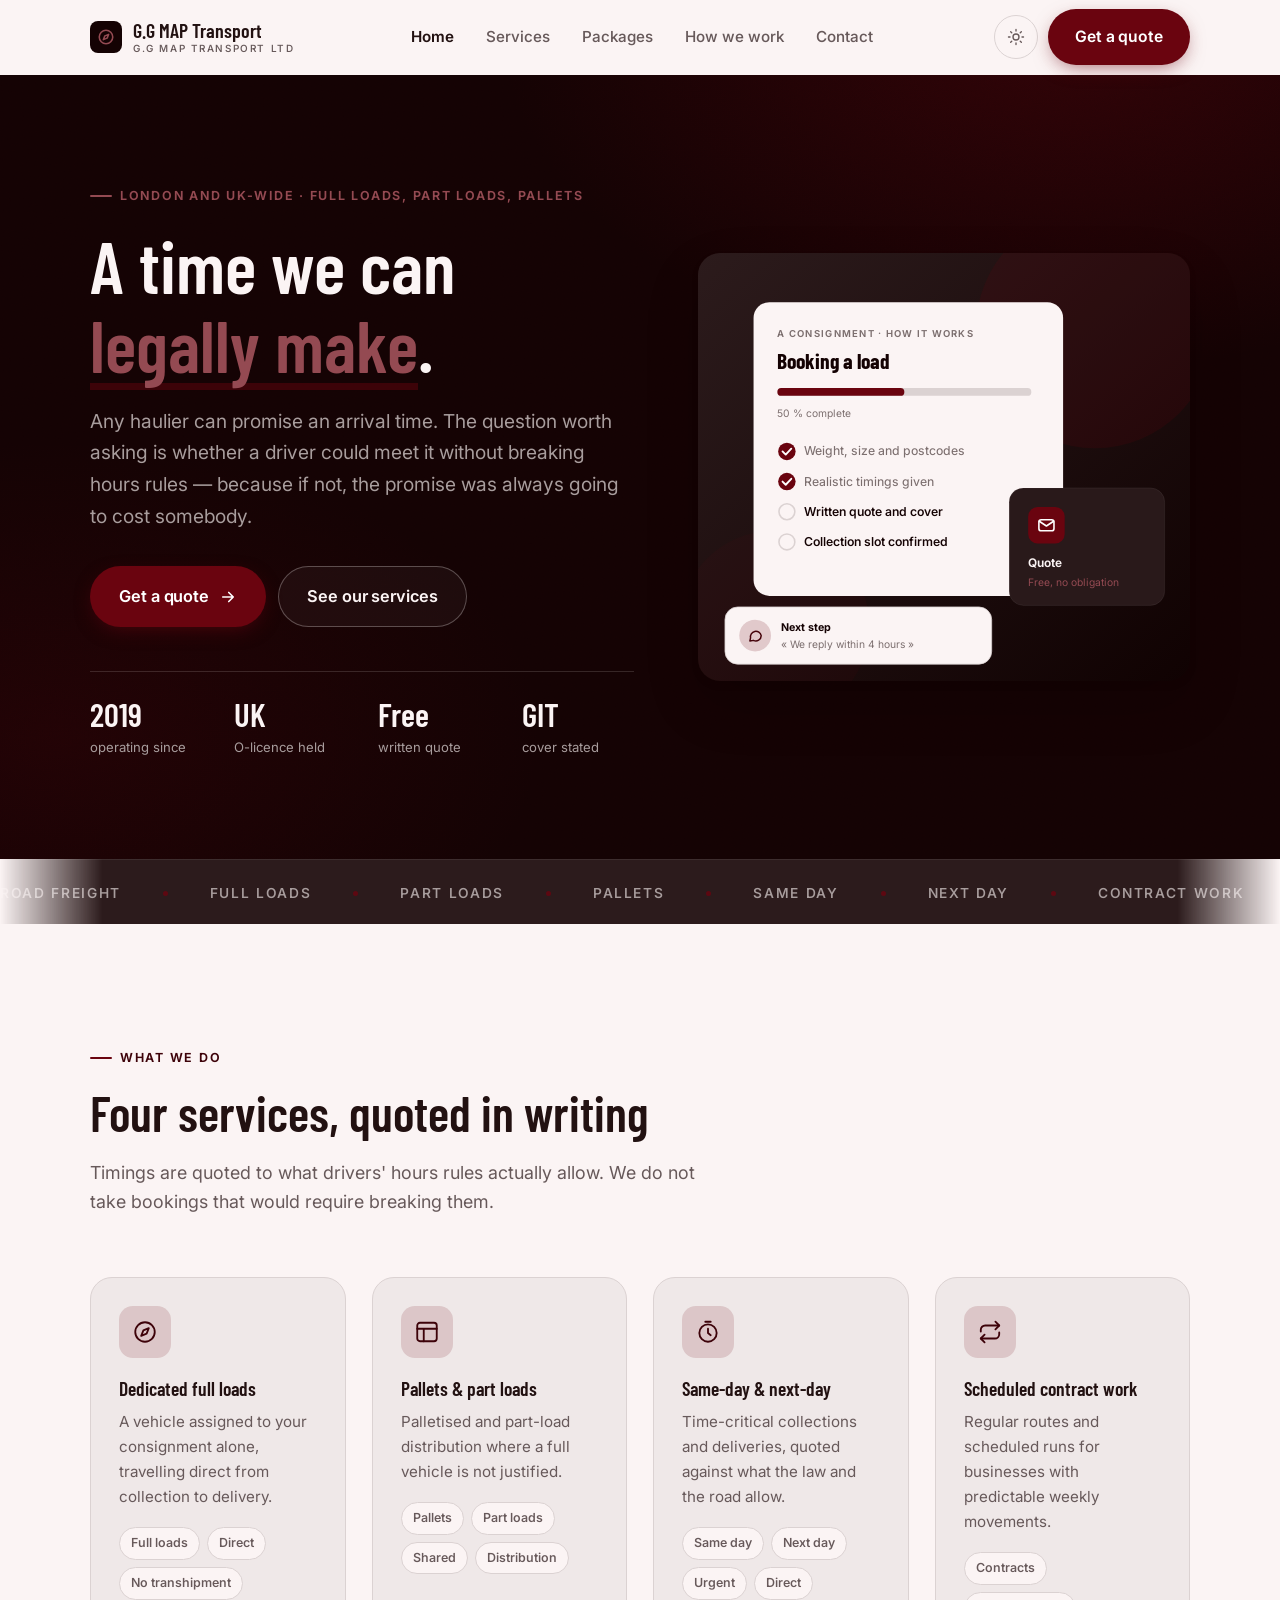
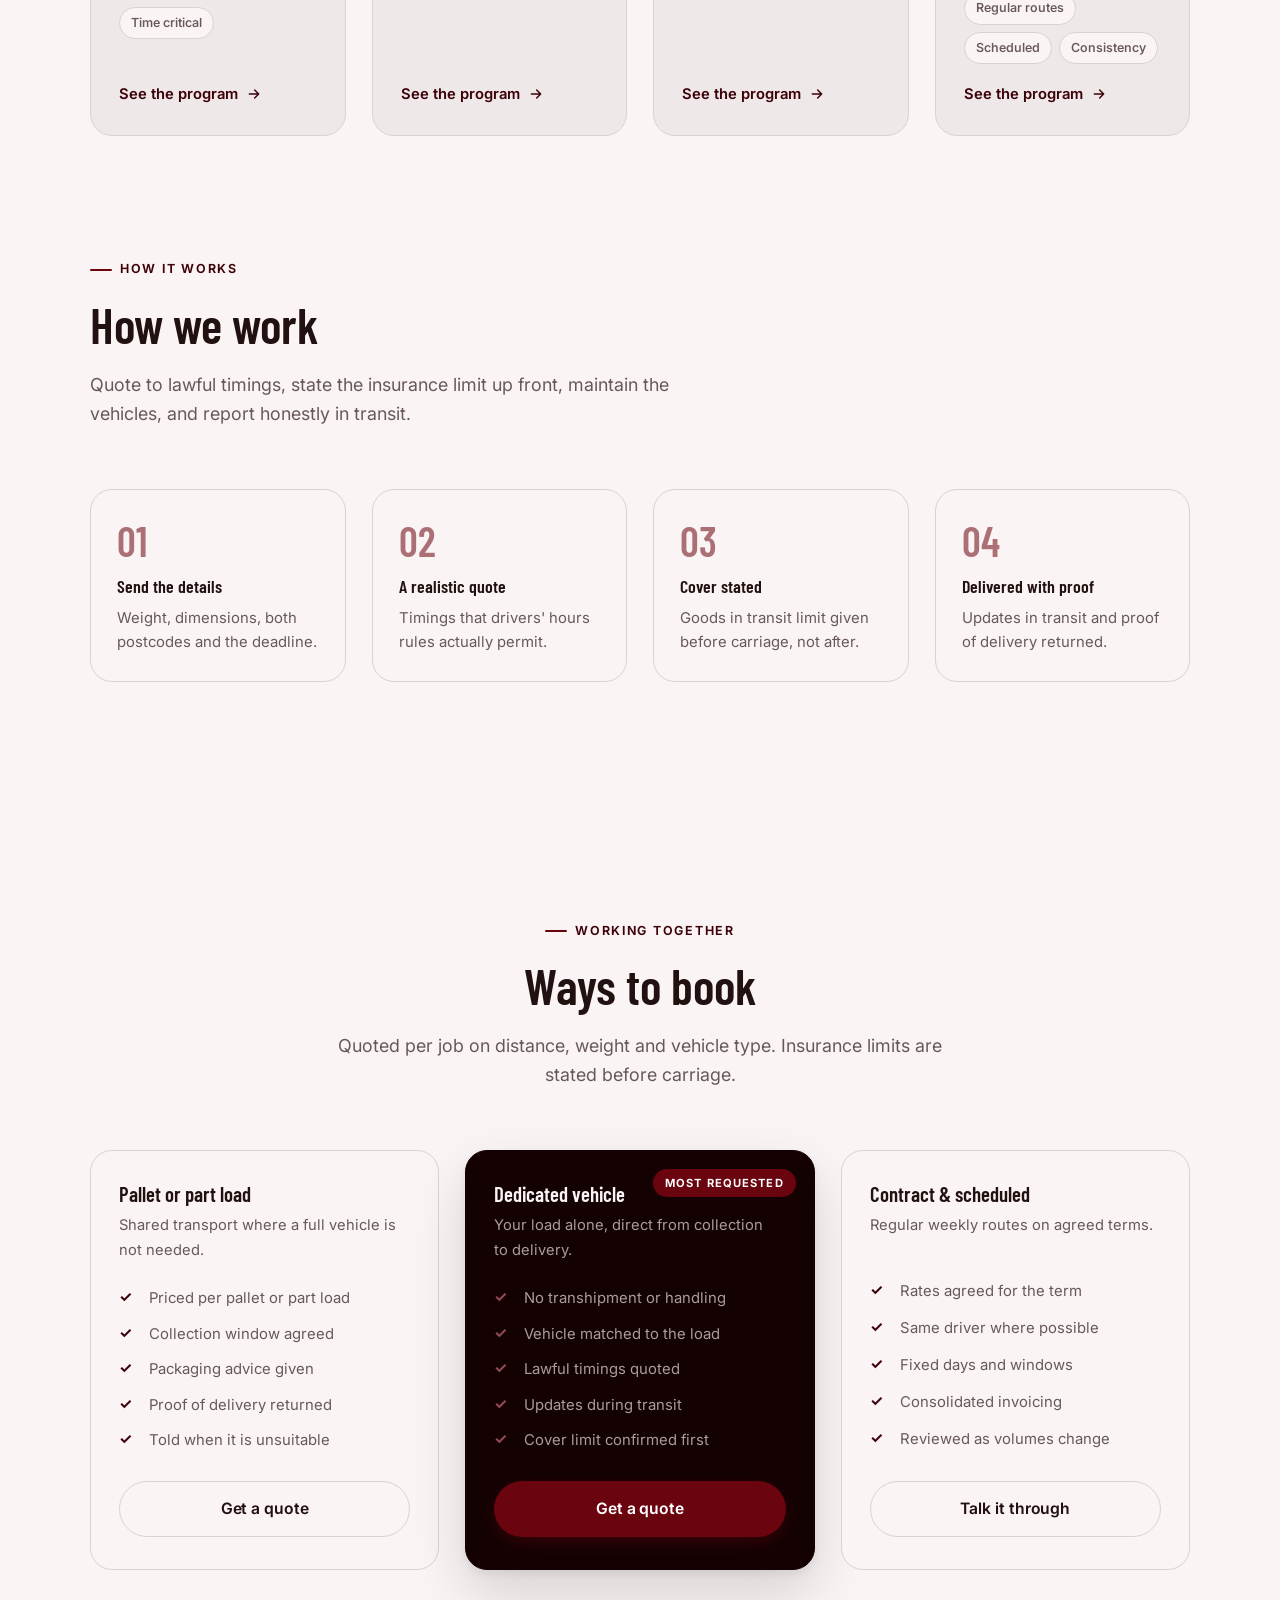
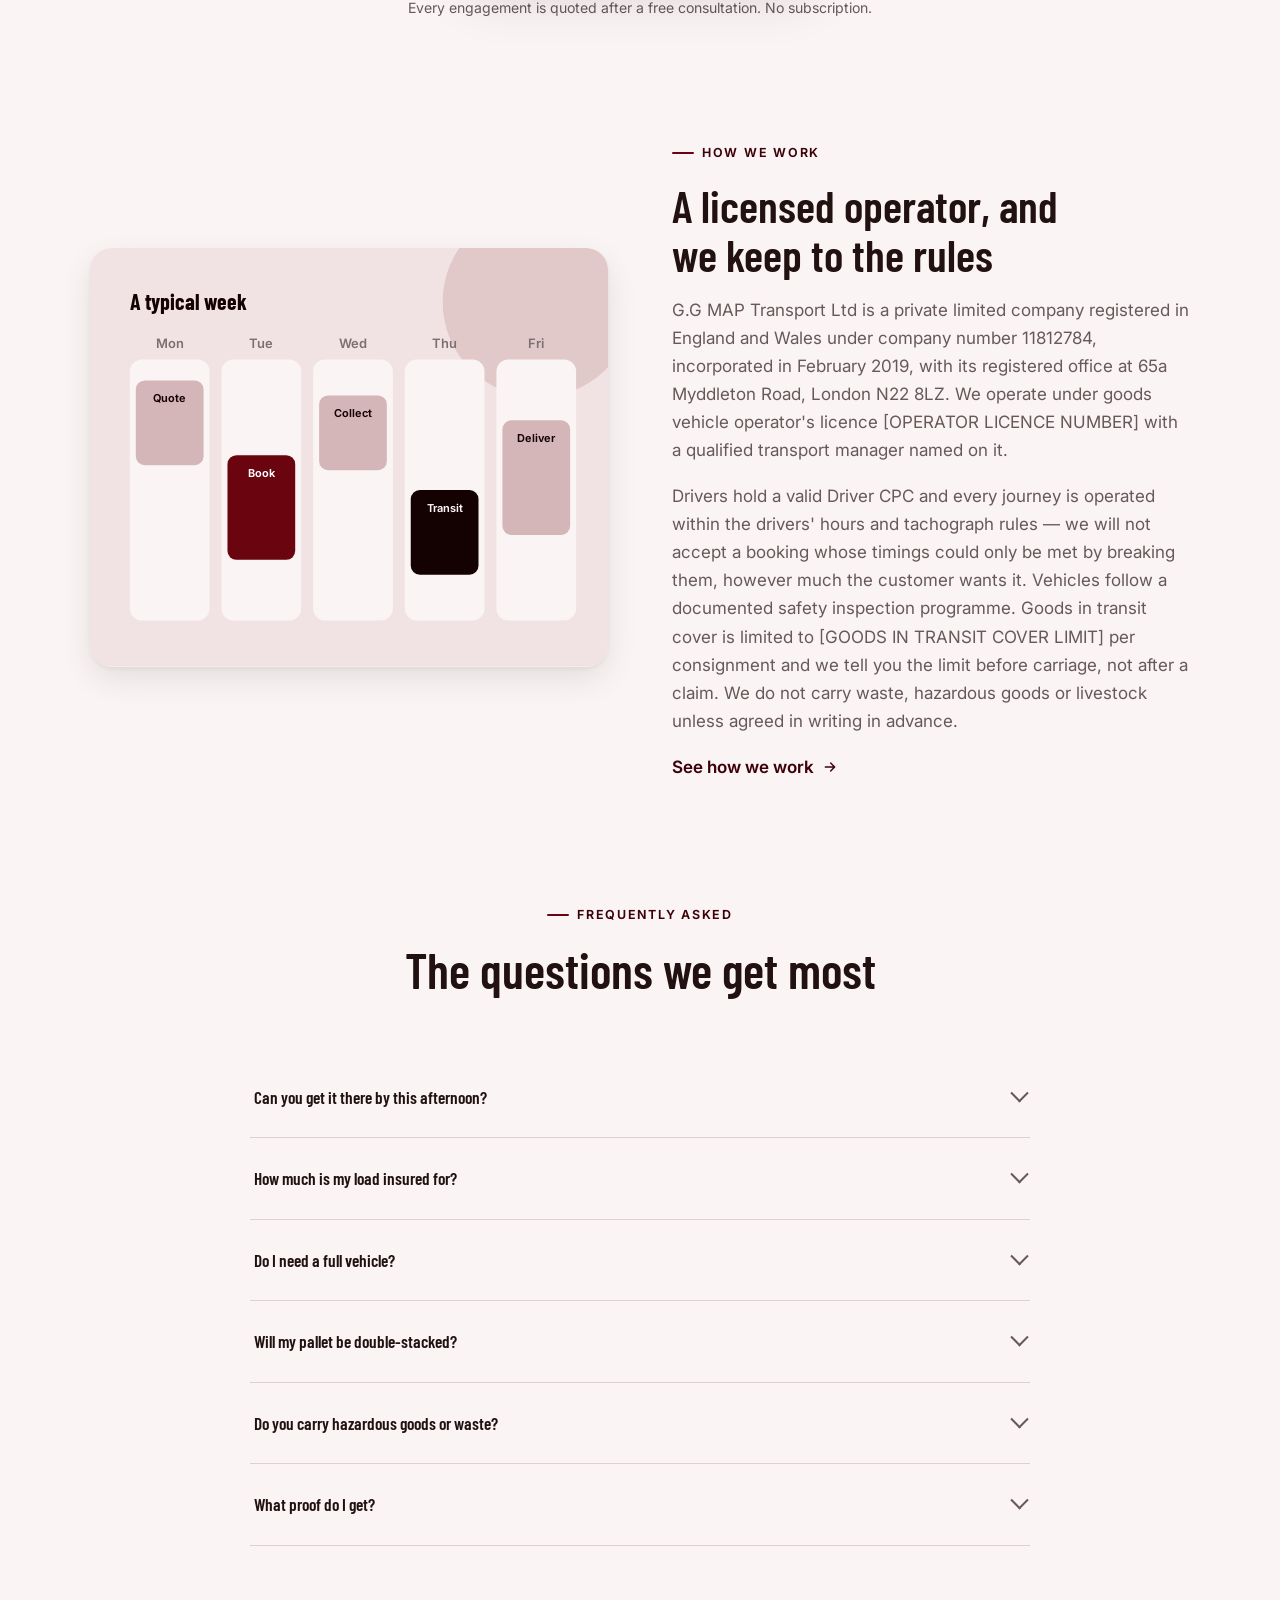
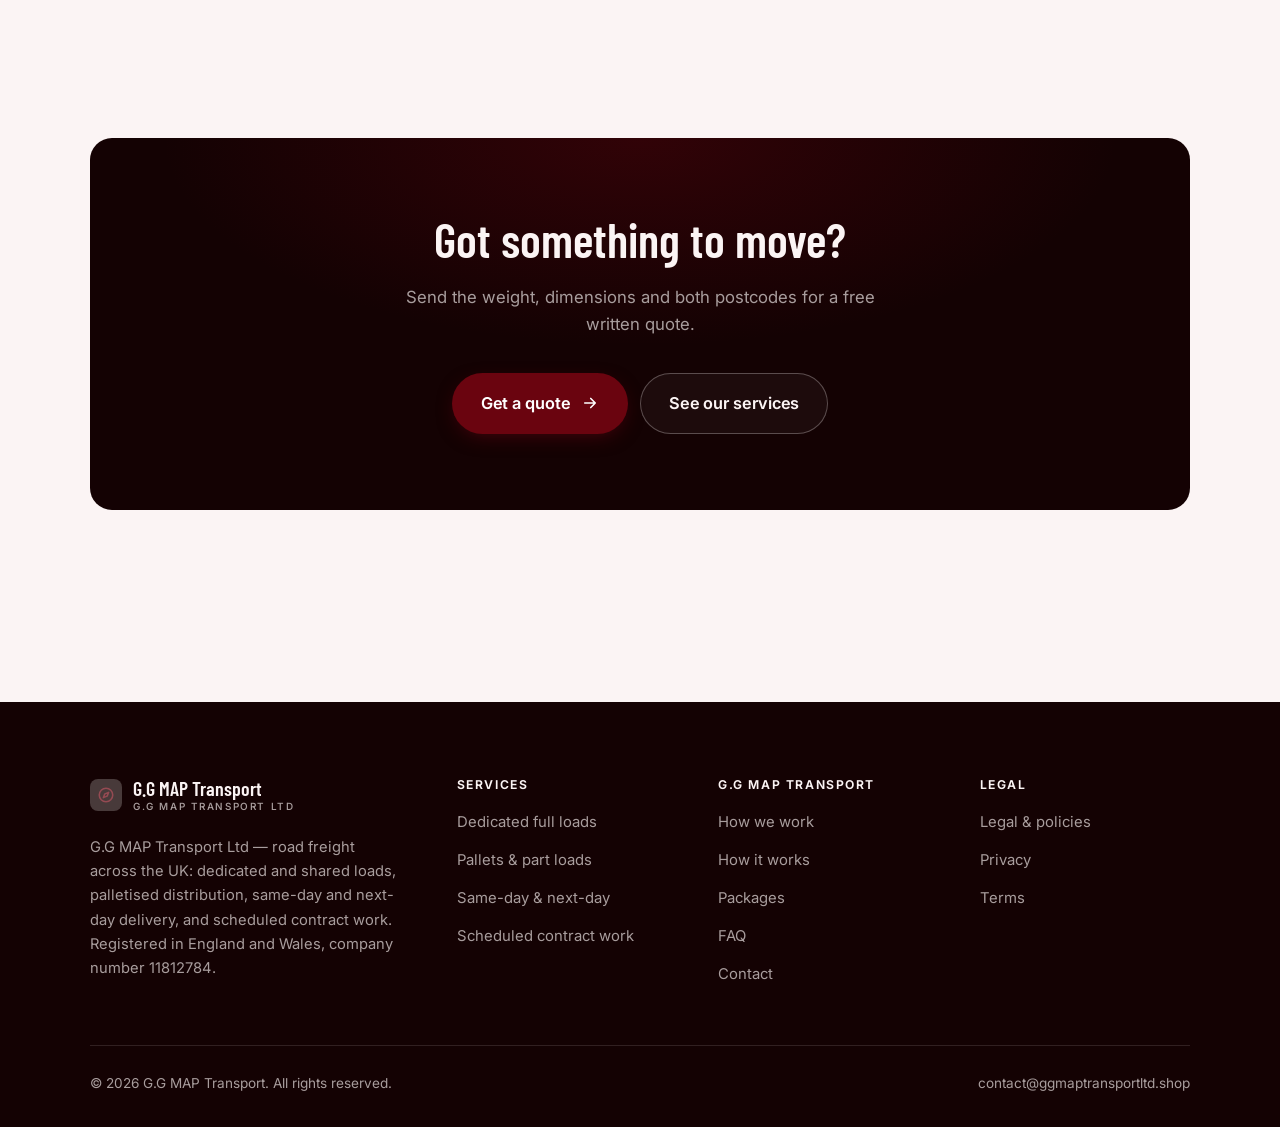
<file: index.html>
<!DOCTYPE html>
<html lang="en" class="no-js">
<head>
<meta charset="utf-8">
<meta name="viewport" content="width=device-width, initial-scale=1">
<title>G.G MAP Transport Ltd — road freight across the UK</title>
<meta name="description" content="G.G MAP Transport Ltd, a London-based haulier: dedicated and shared loads, palletised distribution, same-day and next-day delivery, and scheduled contract work across the UK.">
<link rel="canonical" href="https://ggmaptransportltd.shop/">

<meta property="og:type" content="website">
<meta property="og:url" content="https://ggmaptransportltd.shop/">
<meta property="og:site_name" content="G.G MAP Transport">
<meta property="og:locale" content="en_US">
<meta property="og:title" content="G.G MAP Transport Ltd — road freight across the UK">
<meta property="og:description" content="G.G MAP Transport Ltd, a London-based haulier: dedicated and shared loads, palletised distribution, same-day and next-day delivery, and scheduled contract work across the UK.">
<meta name="theme-color" content="#140203">

<link rel="icon" href="assets/img/favicon.svg" type="image/svg+xml">
<link rel="preconnect" href="https://fonts.googleapis.com">
<link rel="preconnect" href="https://fonts.gstatic.com" crossorigin>
<link rel="stylesheet" href="https://fonts.googleapis.com/css2?family=Barlow+Condensed:wght@400;500;600;700&family=Inter:wght@400..700&display=swap">
<link rel="stylesheet" href="assets/css/style.css">

<!-- Thème appliqué avant le premier rendu (évite le flash) -->
<script>
document.documentElement.classList.remove('no-js');
(function(){try{var t=localStorage.getItem('site-theme');if(t){document.documentElement.setAttribute('data-theme',t);}}catch(e){}})();
</script>
<script type="application/ld+json">
{
  "@context": "https://schema.org",
  "@type": "Organization",
  "name": "G.G MAP Transport",
  "url": "https://ggmaptransportltd.shop/",
  "email": "contact@ggmaptransportltd.shop",
  "description": "G.G MAP Transport Ltd, a London-based haulier: dedicated and shared loads, palletised distribution, same-day and next-day delivery, and scheduled contract work across the UK.",
  "areaServed": "US",
  "knowsLanguage": "en"
}
</script>
</head>

<body>
<a class="skip-link" href="#main">Skip to main content</a>

<header class="site-header">
  <nav class="wrap nav" aria-label="Main navigation">
    <a class="brand" href="index.html">
      <svg class="brand__mark" viewBox="0 0 64 64" aria-hidden="true">
        <rect class="bm-bg" width="64" height="64" rx="16"/>
        <g class="bm-ic" transform="translate(14 14) scale(1.5)" fill="none" stroke-width="2.1" stroke-linecap="round" stroke-linejoin="round"><circle cx="12" cy="12" r="9"/><path d="M15.5 8.5 13.5 13.5 8.5 15.5 10.5 10.5z"/></g>
      </svg>
      <span>G.G MAP Transport<span class="brand__sub">G.G MAP Transport Ltd</span></span>
    </a>

    <ul class="nav__links" id="nav-links">
      <li><a href="index.html" aria-current="page">Home</a></li>
      <li><a href="programs.html">Services</a></li>
      <li><a href="index.html#pricing">Packages</a></li>
      <li><a href="about.html">How we work</a></li>
      <li><a href="contact.html">Contact</a></li>
      <li><a class="btn btn--primary" href="contact.html">Get a quote</a></li>
    </ul>

    <div class="nav__cta">
      <button class="theme-toggle" type="button" aria-label="Switch to dark theme">
        <svg class="icon-sun" viewBox="0 0 24 24" fill="none" stroke="currentColor" stroke-width="1.8" stroke-linecap="round" aria-hidden="true"><circle cx="12" cy="12" r="4"/><path d="M12 2v2m0 16v2M2 12h2m16 0h2M4.9 4.9l1.4 1.4m11.4 11.4 1.4 1.4M19.1 4.9l-1.4 1.4M6.3 17.7l-1.4 1.4"/></svg>
        <svg class="icon-moon" viewBox="0 0 24 24" fill="none" stroke="currentColor" stroke-width="1.8" stroke-linecap="round" stroke-linejoin="round" aria-hidden="true"><path d="M21 12.8A9 9 0 1 1 11.2 3a7 7 0 0 0 9.8 9.8z"/></svg>
      </button>
      <a class="btn btn--primary" href="contact.html">Get a quote</a>
      <button class="nav__toggle" type="button" aria-expanded="false" aria-controls="nav-links" aria-label="Open menu">
        <svg class="icon-open" viewBox="0 0 24 24" fill="none" stroke="currentColor" stroke-width="2" stroke-linecap="round" aria-hidden="true"><path d="M3 6h18M3 12h18M3 18h18"/></svg>
        <svg class="icon-close" viewBox="0 0 24 24" fill="none" stroke="currentColor" stroke-width="2" stroke-linecap="round" aria-hidden="true"><path d="M6 6l12 12M18 6L6 18"/></svg>
      </button>
    </div>
  </nav>
</header>

<main id="main">

<section class="hero">
  <div class="wrap hero__inner">
    <div>
      <span class="eyebrow hero__eyebrow">London and UK-wide · Full loads, part loads, pallets</span>
      <h1>A time we can<br> <em>legally make</em>.</h1>
      <p class="hero__lede">Any haulier can promise an arrival time. The question worth asking is whether a driver could meet it without breaking hours rules — because if not, the promise was always going to cost somebody.</p>

      <div class="hero__actions">
        <a class="btn btn--primary btn--lg" href="contact.html">Get a quote <svg viewBox="0 0 24 24" fill="none" stroke="currentColor" stroke-width="2.2" stroke-linecap="round" stroke-linejoin="round" aria-hidden="true"><path d="M5 12h14M13 6l6 6-6 6"/></svg></a>
        <a class="btn btn--on-dark btn--lg" href="programs.html">See our services</a>
      </div>

      <ul class="hero__proof">
        <li><span class="stat__num">2019</span><span class="stat__label">operating since</span></li>
        <li><span class="stat__num">UK</span><span class="stat__label">O-licence held</span></li>
        <li><span class="stat__num">Free</span><span class="stat__label">written quote</span></li>
        <li><span class="stat__num">GIT</span><span class="stat__label">cover stated</span></li>
      </ul>
    </div>

    <div class="hero__art">
      <svg viewBox="0 0 620 540" role="img" aria-label="How booking a load with G.G MAP Transport works, from details to confirmed collection.">
        <defs>
          <linearGradient id="hbg" x1="0" y1="0" x2="1" y2="1">
            <stop offset="0" stop-color="#2c1b1c"/><stop offset="1" stop-color="#100202"/>
          </linearGradient>
        </defs>
        <rect width="620" height="540" rx="22" fill="url(#hbg)"/>
        <circle cx="500" cy="96" r="150" fill="#6a040f" opacity=".16"/>
        <circle cx="96" cy="470" r="120" fill="#6a040f" opacity=".08"/>

        <g style="font-family: var(--font-body)">
          <!-- Carte programme -->
          <rect x="70" y="62" width="390" height="370" rx="20" fill="#fbf4f4"/>
          <text x="100" y="106" font-size="12" font-weight="650" letter-spacing="1.6" fill="#7c6f6f">A CONSIGNMENT · HOW IT WORKS</text>
          <text x="100" y="146" font-size="27" font-weight="700" fill="#140203" style="font-family: var(--font-display)">Booking a load</text>
          <rect x="100" y="170" width="320" height="10" rx="5" fill="#dbd2d2"/>
          <rect x="100" y="170" width="160" height="10" rx="5" fill="#6a040f"/>
          <text x="100" y="206" font-size="13" fill="#7c6f6f">50 % complete</text>
          <circle cx="112" cy="250" r="11" fill="#6a040f"/><path d="M106.5 250l4 4 7-7.5" fill="none" stroke="#ffffff" stroke-width="2.4" stroke-linecap="round" stroke-linejoin="round"/><text x="134" y="255" font-size="15.5" fill="#7c6f6f" font-weight="450">Weight, size and postcodes</text>
          <circle cx="112" cy="288" r="11" fill="#6a040f"/><path d="M106.5 288l4 4 7-7.5" fill="none" stroke="#ffffff" stroke-width="2.4" stroke-linecap="round" stroke-linejoin="round"/><text x="134" y="293" font-size="15.5" fill="#7c6f6f" font-weight="450">Realistic timings given</text>
          <circle cx="112" cy="326" r="10" fill="none" stroke="#dbd2d2" stroke-width="2"/><text x="134" y="331" font-size="15.5" fill="#140203" font-weight="560">Written quote and cover</text>
          <circle cx="112" cy="364" r="10" fill="none" stroke="#dbd2d2" stroke-width="2"/><text x="134" y="369" font-size="15.5" fill="#140203" font-weight="560">Collection slot confirmed</text>

          <!-- Carte séance -->
          <rect x="392" y="296" width="196" height="148" rx="18" fill="#29191a" stroke="#ffffff" stroke-opacity=".08"/>
          <rect x="416" y="320" width="46" height="46" rx="12" fill="#6a040f"/>
          <g transform="translate(427 331)" fill="none" stroke="#ffffff" color="#ffffff" stroke-width="2" stroke-linecap="round" stroke-linejoin="round"><rect x="2.5" y="5" width="19" height="14" rx="3"/><path d="M3 7l9 6 9-6"/></g>
          <text x="416" y="396" font-size="15" font-weight="650" fill="#fbf4f4">Quote</text>
          <text x="416" y="420" font-size="13" fill="#944a52">Free, no obligation</text>

          <!-- Retour du coach -->
          <rect x="34" y="446" width="336" height="72" rx="16" fill="#fbf4f4" stroke="#dbd2d2"/>
          <circle cx="72" cy="482" r="20" fill="#e1c9cb"/>
          <g transform="translate(62 472) scale(.84)" fill="none" stroke="#45030a" stroke-width="2.2" stroke-linecap="round" stroke-linejoin="round"><path d="M21 12a8 8 0 0 1-11.6 7.1L4 20l1-4.6A8 8 0 1 1 21 12z"/></g>
          <text x="104" y="476" font-size="13.5" font-weight="700" fill="#140203">Next step</text>
          <text x="104" y="498" font-size="13" fill="#7c6f6f">« We reply within 4 hours »</text>
        </g>
      </svg>
    </div>
  </div>
</section>

<div class="marquee" aria-hidden="true">
  <div class="marquee__track"><span>Road freight</span><span>Full loads</span><span>Part loads</span><span>Pallets</span><span>Same day</span><span>Next day</span><span>Contract work</span><span>O-licence</span><span>Tachograph</span><span>UK-wide</span><span>Road freight</span><span>Full loads</span><span>Part loads</span><span>Pallets</span><span>Same day</span><span>Next day</span><span>Contract work</span><span>O-licence</span><span>Tachograph</span><span>UK-wide</span></div>
</div>

<section class="section wrap" id="programs">
  <div class="section-head reveal">
    <span class="eyebrow">What we do</span>
    <h2>Four services, quoted in writing</h2>
    <p>Timings are quoted to what drivers' hours rules actually allow. We do not take bookings that would require breaking them.</p>
  </div>
  <div class="grid grid--4 reveal-group">
    <a class="card" href="programs.html#dedicated">
      <div class="card__icon"><svg viewBox="0 0 24 24" fill="none" stroke="currentColor" stroke-width="1.7" stroke-linecap="round" stroke-linejoin="round" aria-hidden="true"><circle cx="12" cy="12" r="9"/><path d="M15.5 8.5 13.5 13.5 8.5 15.5 10.5 10.5z"/></svg></div>
      <h3>Dedicated full loads</h3>
      <p>A vehicle assigned to your consignment alone, travelling direct from collection to delivery.</p>
      <ul class="tags"><li>Full loads</li><li>Direct</li><li>No transhipment</li><li>Time critical</li></ul>
      <span class="arrow-link">See the program <svg viewBox="0 0 24 24" fill="none" stroke="currentColor" stroke-width="2.2" stroke-linecap="round" stroke-linejoin="round" aria-hidden="true"><path d="M5 12h14M13 6l6 6-6 6"/></svg></span>
    </a>
    <a class="card" href="programs.html#pallets">
      <div class="card__icon"><svg viewBox="0 0 24 24" fill="none" stroke="currentColor" stroke-width="1.7" stroke-linecap="round" stroke-linejoin="round" aria-hidden="true"><rect x="3" y="3.5" width="18" height="17" rx="2.5"/><path d="M3 9h18M9 9v11.5"/></svg></div>
      <h3>Pallets &amp; part loads</h3>
      <p>Palletised and part-load distribution where a full vehicle is not justified.</p>
      <ul class="tags"><li>Pallets</li><li>Part loads</li><li>Shared</li><li>Distribution</li></ul>
      <span class="arrow-link">See the program <svg viewBox="0 0 24 24" fill="none" stroke="currentColor" stroke-width="2.2" stroke-linecap="round" stroke-linejoin="round" aria-hidden="true"><path d="M5 12h14M13 6l6 6-6 6"/></svg></span>
    </a>
    <a class="card" href="programs.html#urgent">
      <div class="card__icon"><svg viewBox="0 0 24 24" fill="none" stroke="currentColor" stroke-width="1.7" stroke-linecap="round" stroke-linejoin="round" aria-hidden="true"><circle cx="12" cy="13" r="8"/><path d="M12 9v4l2.5 2M9.5 2.5h5"/></svg></div>
      <h3>Same-day &amp; next-day</h3>
      <p>Time-critical collections and deliveries, quoted against what the law and the road allow.</p>
      <ul class="tags"><li>Same day</li><li>Next day</li><li>Urgent</li><li>Direct</li></ul>
      <span class="arrow-link">See the program <svg viewBox="0 0 24 24" fill="none" stroke="currentColor" stroke-width="2.2" stroke-linecap="round" stroke-linejoin="round" aria-hidden="true"><path d="M5 12h14M13 6l6 6-6 6"/></svg></span>
    </a>
    <a class="card" href="programs.html#contract">
      <div class="card__icon"><svg viewBox="0 0 24 24" fill="none" stroke="currentColor" stroke-width="1.7" stroke-linecap="round" stroke-linejoin="round" aria-hidden="true"><path d="M17 2.5l3.5 3.5L17 9.5"/><path d="M3.5 11.5V10A4 4 0 0 1 7.5 6h13M7 21.5 3.5 18 7 14.5"/><path d="M20.5 12.5V14a4 4 0 0 1-4 4h-13"/></svg></div>
      <h3>Scheduled contract work</h3>
      <p>Regular routes and scheduled runs for businesses with predictable weekly movements.</p>
      <ul class="tags"><li>Contracts</li><li>Regular routes</li><li>Scheduled</li><li>Consistency</li></ul>
      <span class="arrow-link">See the program <svg viewBox="0 0 24 24" fill="none" stroke="currentColor" stroke-width="2.2" stroke-linecap="round" stroke-linejoin="round" aria-hidden="true"><path d="M5 12h14M13 6l6 6-6 6"/></svg></span>
    </a>
  </div>
</section>

<section class="section section--flush wrap" id="how-it-works">
  <div class="section-head reveal">
    <span class="eyebrow">How it works</span>
    <h2>How we work</h2>
    <p>Quote to lawful timings, state the insurance limit up front, maintain the vehicles, and report honestly in transit.</p>
  </div>
  <div class="grid grid--4 steps reveal-group">
    <article class="step">
      <h3>Send the details</h3>
      <p>Weight, dimensions, both postcodes and the deadline.</p>
    </article>
    <article class="step">
      <h3>A realistic quote</h3>
      <p>Timings that drivers' hours rules actually permit.</p>
    </article>
    <article class="step">
      <h3>Cover stated</h3>
      <p>Goods in transit limit given before carriage, not after.</p>
    </article>
    <article class="step">
      <h3>Delivered with proof</h3>
      <p>Updates in transit and proof of delivery returned.</p>
    </article>
  </div>
</section>

<section class="section wrap" id="pricing">
  <div class="section-head section-head--center reveal">
    <span class="eyebrow">Working together</span>
    <h2>Ways to book</h2>
    <p>Quoted per job on distance, weight and vehicle type. Insurance limits are stated before carriage.</p>
  </div>
  <div class="grid grid--3 plans reveal-group">
    <article class="plan">
      
      <h3>Pallet or part load</h3>
      <p class="plan__desc">Shared transport where a full vehicle is not needed.</p>
      
      <ul class="plan__features">
        <li>Priced per pallet or part load</li>
        <li>Collection window agreed</li>
        <li>Packaging advice given</li>
        <li>Proof of delivery returned</li>
        <li>Told when it is unsuitable</li>
      </ul>
      <a class="btn btn--ghost btn--block" href="contact.html">Get a quote</a>
    </article>
    <article class="plan plan--featured">
      <span class="plan__tag">Most requested</span>
      <h3>Dedicated vehicle</h3>
      <p class="plan__desc">Your load alone, direct from collection to delivery.</p>
      
      <ul class="plan__features">
        <li>No transhipment or handling</li>
        <li>Vehicle matched to the load</li>
        <li>Lawful timings quoted</li>
        <li>Updates during transit</li>
        <li>Cover limit confirmed first</li>
      </ul>
      <a class="btn btn--primary btn--block" href="contact.html">Get a quote</a>
    </article>
    <article class="plan">
      
      <h3>Contract &amp; scheduled</h3>
      <p class="plan__desc">Regular weekly routes on agreed terms.</p>
      
      <ul class="plan__features">
        <li>Rates agreed for the term</li>
        <li>Same driver where possible</li>
        <li>Fixed days and windows</li>
        <li>Consolidated invoicing</li>
        <li>Reviewed as volumes change</li>
      </ul>
      <a class="btn btn--ghost btn--block" href="contact.html">Talk it through</a>
    </article>
  </div>
  <p class="plans-note">Every engagement is quoted after a free consultation. No subscription.</p>
</section>

<section class="section section--flush wrap">
  <div class="split reveal">
    <div class="split__art">
      <svg viewBox="0 0 520 420" role="img" aria-label="Example of a typical week: Quote, Book, Collect, Transit, Deliver.">
        <rect width="520" height="420" rx="20" fill="#f1e3e4"/>
        <circle cx="450" cy="54" r="96" fill="#6a040f" opacity=".12"/>
        <g style="font-family: var(--font-body)">
        <text x="40" y="62" font-size="22" font-weight="700" fill="#140203" style="font-family: var(--font-display)">A typical week</text>
        <text x="80" y="100" text-anchor="middle" font-size="13" font-weight="600" fill="#7c6f6f">Mon</text>
        <rect x="40" y="112" width="80" height="262" rx="12" fill="#fbf4f4"/>
        <rect x="46" y="133" width="68" height="85" rx="9" fill="#d5b6b8"/>
        <text x="80" y="155" text-anchor="middle" font-size="11" font-weight="650" fill="#140203">Quote</text>
        <text x="172" y="100" text-anchor="middle" font-size="13" font-weight="600" fill="#7c6f6f">Tue</text>
        <rect x="132" y="112" width="80" height="262" rx="12" fill="#fbf4f4"/>
        <rect x="138" y="208" width="68" height="105" rx="9" fill="#6a040f"/>
        <text x="172" y="230" text-anchor="middle" font-size="11" font-weight="650" fill="#ffffff">Book</text>
        <text x="264" y="100" text-anchor="middle" font-size="13" font-weight="600" fill="#7c6f6f">Wed</text>
        <rect x="224" y="112" width="80" height="262" rx="12" fill="#fbf4f4"/>
        <rect x="230" y="148" width="68" height="75" rx="9" fill="#d5b6b8"/>
        <text x="264" y="170" text-anchor="middle" font-size="11" font-weight="650" fill="#140203">Collect</text>
        <text x="356" y="100" text-anchor="middle" font-size="13" font-weight="600" fill="#7c6f6f">Thu</text>
        <rect x="316" y="112" width="80" height="262" rx="12" fill="#fbf4f4"/>
        <rect x="322" y="243" width="68" height="85" rx="9" fill="#140203"/>
        <text x="356" y="265" text-anchor="middle" font-size="11" font-weight="650" fill="#fbf4f4">Transit</text>
        <text x="448" y="100" text-anchor="middle" font-size="13" font-weight="600" fill="#7c6f6f">Fri</text>
        <rect x="408" y="112" width="80" height="262" rx="12" fill="#fbf4f4"/>
        <rect x="414" y="173" width="68" height="115" rx="9" fill="#d5b6b8"/>
        <text x="448" y="195" text-anchor="middle" font-size="11" font-weight="650" fill="#140203">Deliver</text>
        </g>
      </svg>
    </div>
    <div>
      <span class="eyebrow">How we work</span>
      <h2>A licensed operator, and we keep to the rules</h2>
      <p>G.G MAP Transport Ltd is a private limited company registered in England and Wales under company number 11812784, incorporated in February 2019, with its registered office at 65a Myddleton Road, London N22 8LZ. We operate under goods vehicle operator's licence [OPERATOR LICENCE NUMBER] with a qualified transport manager named on it.</p>
      <p>Drivers hold a valid Driver CPC and every journey is operated within the drivers' hours and tachograph rules — we will not accept a booking whose timings could only be met by breaking them, however much the customer wants it. Vehicles follow a documented safety inspection programme. Goods in transit cover is limited to [GOODS IN TRANSIT COVER LIMIT] per consignment and we tell you the limit before carriage, not after a claim. We do not carry waste, hazardous goods or livestock unless agreed in writing in advance.</p>
      <p><a class="arrow-link" href="about.html">See how we work <svg viewBox="0 0 24 24" fill="none" stroke="currentColor" stroke-width="2.2" stroke-linecap="round" stroke-linejoin="round" aria-hidden="true"><path d="M5 12h14M13 6l6 6-6 6"/></svg></a></p>
    </div>
  </div>
</section>

<section class="section section--flush wrap" id="faq">
  <div class="section-head section-head--center reveal">
    <span class="eyebrow">Frequently asked</span>
    <h2>The questions we get most</h2>
  </div>
  <div class="faq reveal">
    <details>
      <summary>Can you get it there by this afternoon?</summary>
      <p>Sometimes. We will work it out from the collection point against lawful driving time and tell you honestly, including when the answer is no. A yes that depends on a driver running over hours is not a yes.</p>
    </details>
    <details>
      <summary>How much is my load insured for?</summary>
      <p>Goods in transit cover is stated before carriage, per consignment. If your load is worth more than the limit, tell us in advance and we will arrange cover rather than discovering the gap after an incident.</p>
    </details>
    <details>
      <summary>Do I need a full vehicle?</summary>
      <p>Usually not. Most consignments suit pallets or a part load, which is considerably cheaper. We will tell you when something is too fragile or awkward for shared transport.</p>
    </details>
    <details>
      <summary>Will my pallet be double-stacked?</summary>
      <p>In shared transport it may be, so it needs to be built for it. We will advise on packaging before collection rather than after damage.</p>
    </details>
    <details>
      <summary>Do you carry hazardous goods or waste?</summary>
      <p>Not unless agreed in writing beforehand. Hazardous goods require ADR and waste requires carrier registration, and we will not take either on casually.</p>
    </details>
    <details>
      <summary>What proof do I get?</summary>
      <p>Proof of delivery returned after every job, and updates during transit on dedicated work.</p>
    </details>
  </div>
</section>

<section class="wrap section--tight">
  <div class="cta-band reveal">
    <h2>Got something to move?</h2>
    <p>Send the weight, dimensions and both postcodes for a free written quote.</p>
    <div class="hero__actions">
      <a class="btn btn--primary btn--lg" href="contact.html">Get a quote <svg viewBox="0 0 24 24" fill="none" stroke="currentColor" stroke-width="2.2" stroke-linecap="round" stroke-linejoin="round" aria-hidden="true"><path d="M5 12h14M13 6l6 6-6 6"/></svg></a>
      <a class="btn btn--on-dark btn--lg" href="programs.html">See our services</a>
    </div>
  </div>
</section>

</main>

<footer class="site-footer">
  <div class="wrap">
    <div class="footer__grid">
      <div class="footer__brand">
        <a class="brand" href="index.html">
          <svg class="brand__mark" viewBox="0 0 64 64" aria-hidden="true">
        <rect class="bm-bg" width="64" height="64" rx="16"/>
        <g class="bm-ic" transform="translate(14 14) scale(1.5)" fill="none" stroke-width="2.1" stroke-linecap="round" stroke-linejoin="round"><circle cx="12" cy="12" r="9"/><path d="M15.5 8.5 13.5 13.5 8.5 15.5 10.5 10.5z"/></g>
      </svg>
          <span>G.G MAP Transport<span class="brand__sub">G.G MAP Transport Ltd</span></span>
        </a>
        <p>G.G MAP Transport Ltd — road freight across the UK: dedicated and shared loads, palletised distribution, same-day and next-day delivery, and scheduled contract work. Registered in England and Wales, company number 11812784.</p>
      </div>

      <div class="footer__col">
        <h4>Services</h4>
        <ul>
          <li><a href="programs.html#dedicated">Dedicated full loads</a></li>
          <li><a href="programs.html#pallets">Pallets &amp; part loads</a></li>
          <li><a href="programs.html#urgent">Same-day &amp; next-day</a></li>
          <li><a href="programs.html#contract">Scheduled contract work</a></li>
        </ul>
      </div>

      <div class="footer__col">
        <h4>G.G MAP Transport</h4>
        <ul>
          <li><a href="about.html">How we work</a></li>
          <li><a href="index.html#how-it-works">How it works</a></li>
          <li><a href="index.html#pricing">Packages</a></li>
          <li><a href="index.html#faq">FAQ</a></li>
          <li><a href="contact.html">Contact</a></li>
        </ul>
      </div>

      <div class="footer__col">
        <h4>Legal</h4>
        <ul>
          <li><a href="legal.html">Legal &amp; policies</a></li>
          <li><a href="legal.html#privacy">Privacy</a></li>
          <li><a href="legal.html#terms">Terms</a></li>
        </ul>
      </div>
    </div>

    <div class="footer__bottom">
      <p>© <span data-year>2026</span> G.G MAP Transport. All rights reserved.</p>
      <p><a href="mailto:contact@ggmaptransportltd.shop">contact@ggmaptransportltd.shop</a></p>
    </div>
  </div>
</footer>

<script src="assets/js/main.js" defer></script>
</body>
</html>
</file>
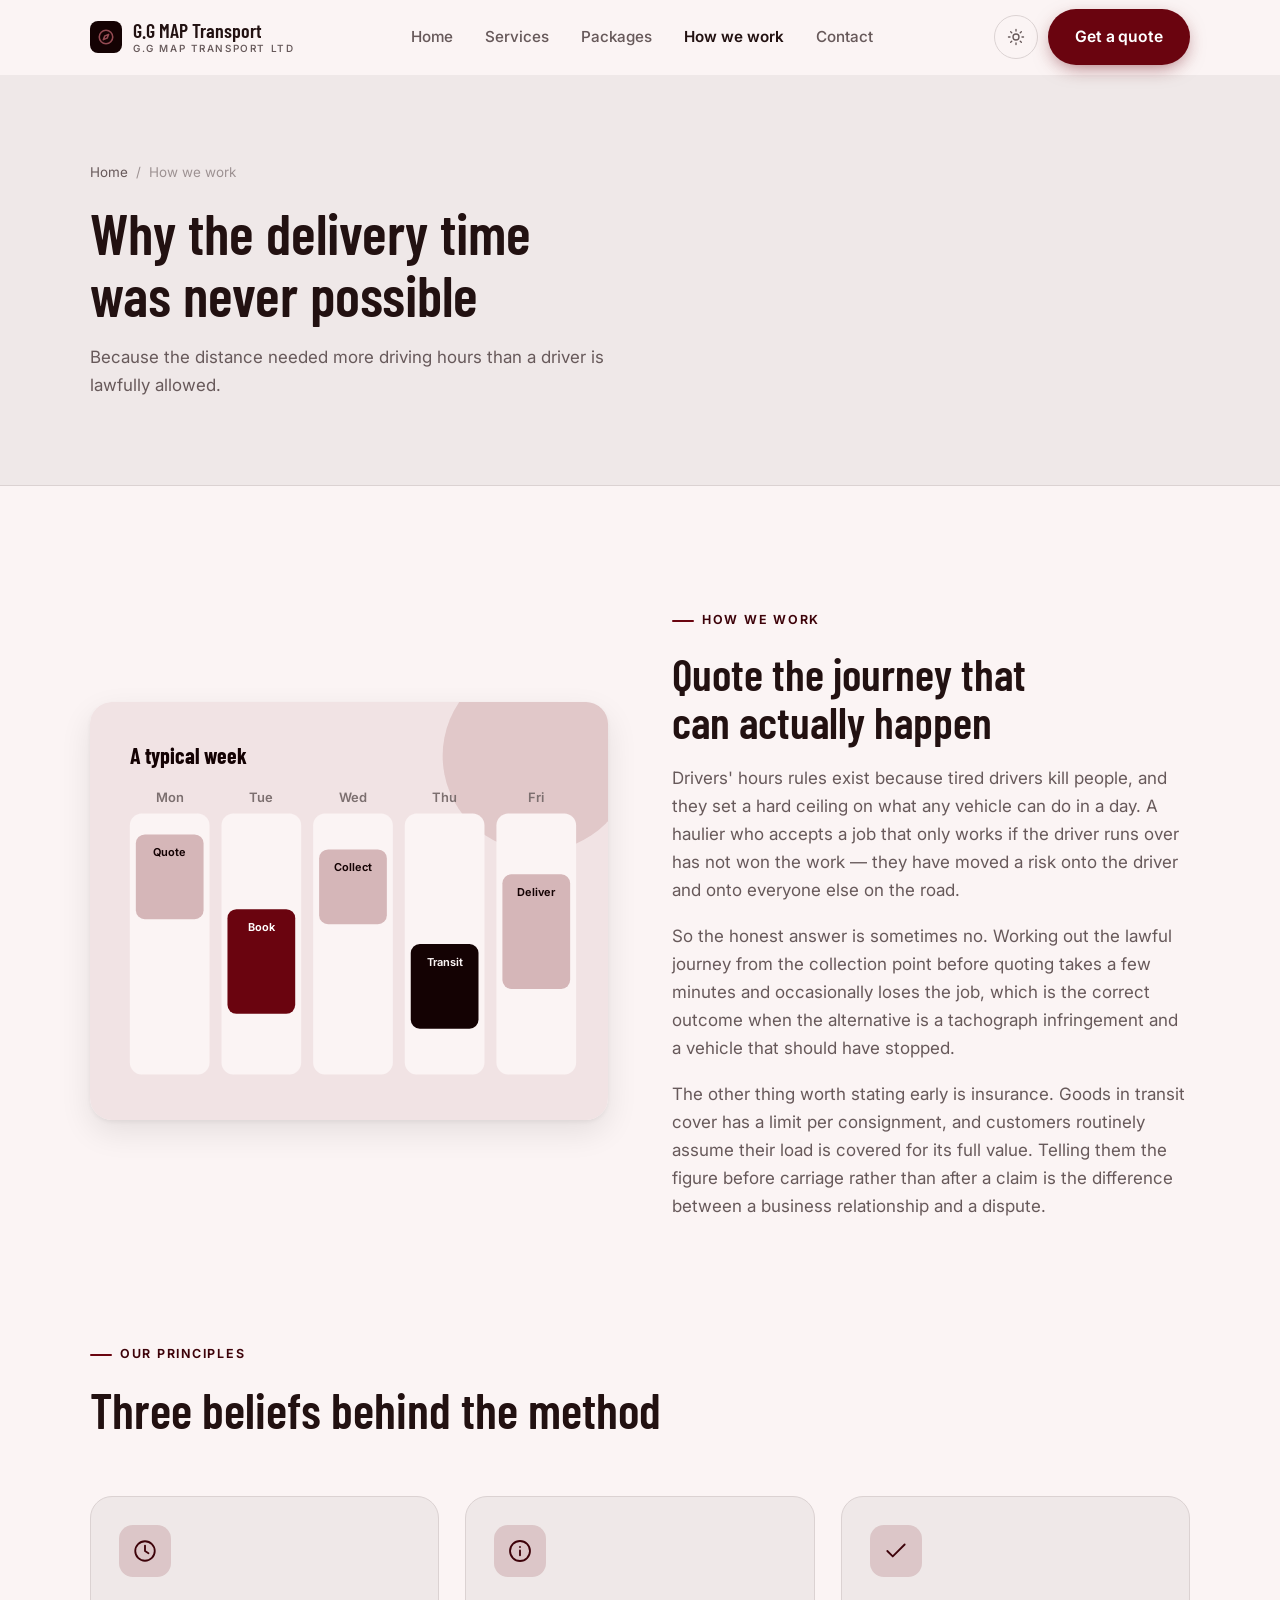
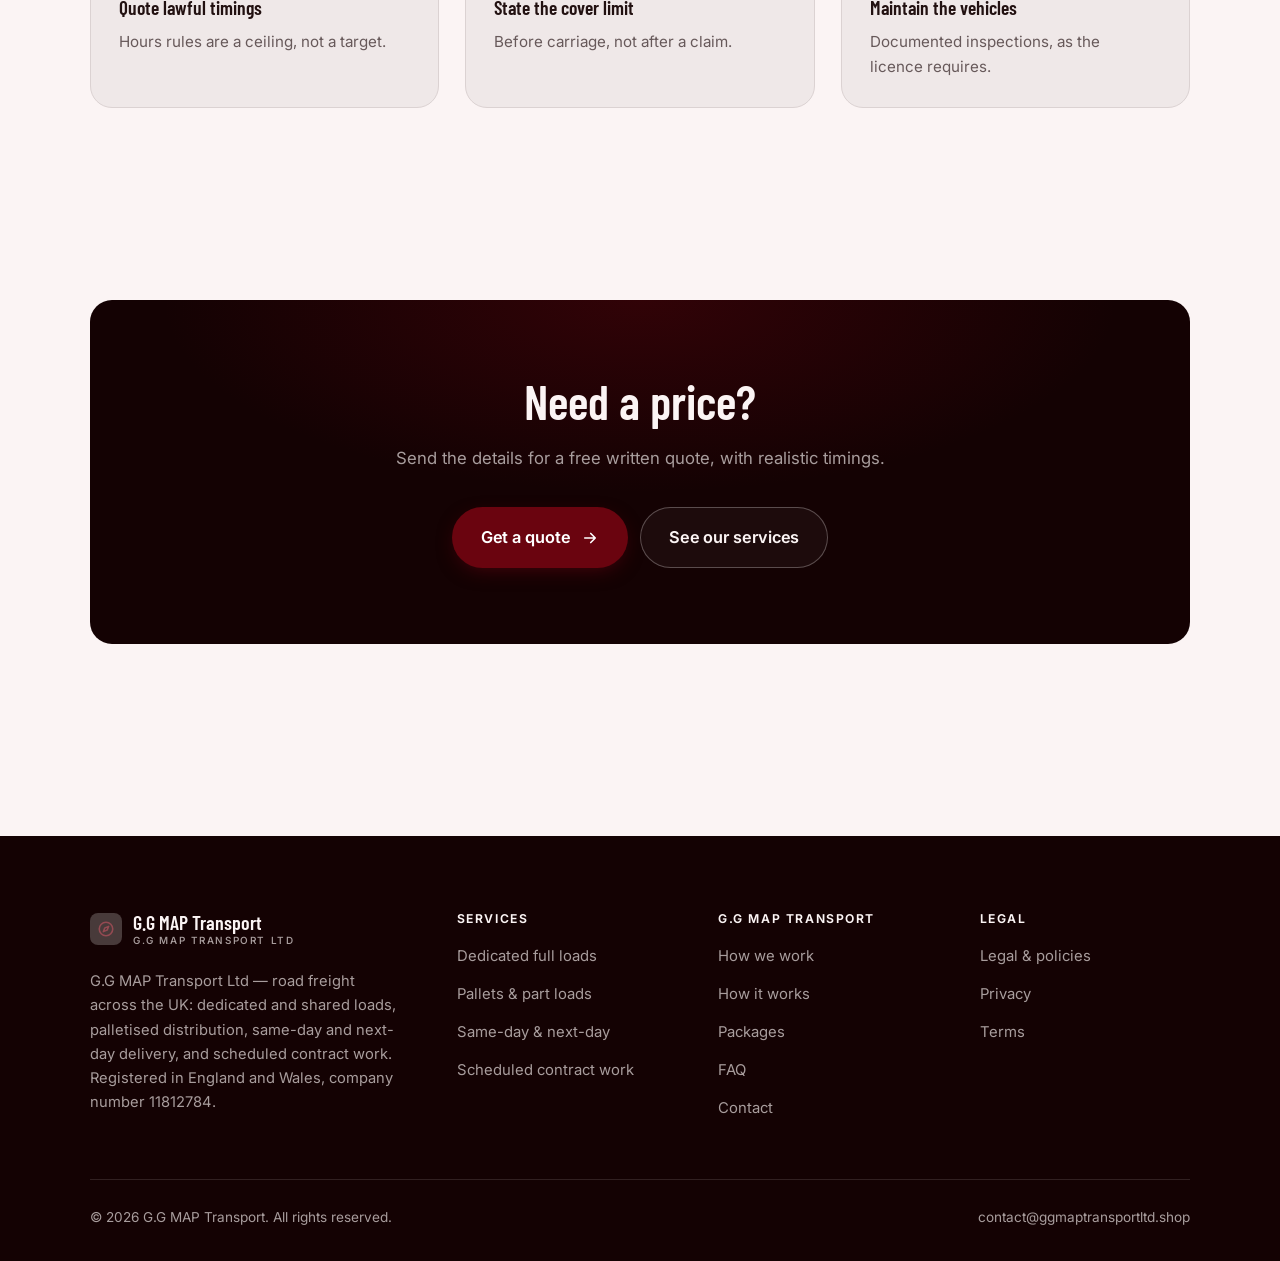
<file: about.html>
<!DOCTYPE html>
<html lang="en" class="no-js">
<head>
<meta charset="utf-8">
<meta name="viewport" content="width=device-width, initial-scale=1">
<title>How we work — G.G MAP Transport</title>
<meta name="description" content="About G.G MAP Transport Ltd, a London-based road freight operator, company number 11812784.">
<link rel="canonical" href="https://ggmaptransportltd.shop/about.html">

<meta property="og:type" content="website">
<meta property="og:url" content="https://ggmaptransportltd.shop/about.html">
<meta property="og:site_name" content="G.G MAP Transport">
<meta property="og:locale" content="en_US">
<meta property="og:title" content="How we work — G.G MAP Transport">
<meta property="og:description" content="About G.G MAP Transport Ltd, a London-based road freight operator, company number 11812784.">
<meta name="theme-color" content="#140203">

<link rel="icon" href="assets/img/favicon.svg" type="image/svg+xml">
<link rel="preconnect" href="https://fonts.googleapis.com">
<link rel="preconnect" href="https://fonts.gstatic.com" crossorigin>
<link rel="stylesheet" href="https://fonts.googleapis.com/css2?family=Barlow+Condensed:wght@400;500;600;700&family=Inter:wght@400..700&display=swap">
<link rel="stylesheet" href="assets/css/style.css">

<!-- Thème appliqué avant le premier rendu (évite le flash) -->
<script>
document.documentElement.classList.remove('no-js');
(function(){try{var t=localStorage.getItem('site-theme');if(t){document.documentElement.setAttribute('data-theme',t);}}catch(e){}})();
</script>
</head>

<body>
<a class="skip-link" href="#main">Skip to main content</a>

<header class="site-header">
  <nav class="wrap nav" aria-label="Main navigation">
    <a class="brand" href="index.html">
      <svg class="brand__mark" viewBox="0 0 64 64" aria-hidden="true">
        <rect class="bm-bg" width="64" height="64" rx="16"/>
        <g class="bm-ic" transform="translate(14 14) scale(1.5)" fill="none" stroke-width="2.1" stroke-linecap="round" stroke-linejoin="round"><circle cx="12" cy="12" r="9"/><path d="M15.5 8.5 13.5 13.5 8.5 15.5 10.5 10.5z"/></g>
      </svg>
      <span>G.G MAP Transport<span class="brand__sub">G.G MAP Transport Ltd</span></span>
    </a>

    <ul class="nav__links" id="nav-links">
      <li><a href="index.html">Home</a></li>
      <li><a href="programs.html">Services</a></li>
      <li><a href="index.html#pricing">Packages</a></li>
      <li><a href="about.html" aria-current="page">How we work</a></li>
      <li><a href="contact.html">Contact</a></li>
      <li><a class="btn btn--primary" href="contact.html">Get a quote</a></li>
    </ul>

    <div class="nav__cta">
      <button class="theme-toggle" type="button" aria-label="Switch to dark theme">
        <svg class="icon-sun" viewBox="0 0 24 24" fill="none" stroke="currentColor" stroke-width="1.8" stroke-linecap="round" aria-hidden="true"><circle cx="12" cy="12" r="4"/><path d="M12 2v2m0 16v2M2 12h2m16 0h2M4.9 4.9l1.4 1.4m11.4 11.4 1.4 1.4M19.1 4.9l-1.4 1.4M6.3 17.7l-1.4 1.4"/></svg>
        <svg class="icon-moon" viewBox="0 0 24 24" fill="none" stroke="currentColor" stroke-width="1.8" stroke-linecap="round" stroke-linejoin="round" aria-hidden="true"><path d="M21 12.8A9 9 0 1 1 11.2 3a7 7 0 0 0 9.8 9.8z"/></svg>
      </button>
      <a class="btn btn--primary" href="contact.html">Get a quote</a>
      <button class="nav__toggle" type="button" aria-expanded="false" aria-controls="nav-links" aria-label="Open menu">
        <svg class="icon-open" viewBox="0 0 24 24" fill="none" stroke="currentColor" stroke-width="2" stroke-linecap="round" aria-hidden="true"><path d="M3 6h18M3 12h18M3 18h18"/></svg>
        <svg class="icon-close" viewBox="0 0 24 24" fill="none" stroke="currentColor" stroke-width="2" stroke-linecap="round" aria-hidden="true"><path d="M6 6l12 12M18 6L6 18"/></svg>
      </button>
    </div>
  </nav>
</header>

<main id="main">

<section class="page-head">
  <div class="wrap">
    <nav class="breadcrumb" aria-label="Breadcrumb">
      <a href="index.html">Home</a><span>/</span><span aria-current="page">How we work</span>
    </nav>
    <h1>Why the delivery time was never possible</h1>
    <p>Because the distance needed more driving hours than a driver is lawfully allowed.</p>
  </div>
</section>

<section class="section wrap">
  <div class="split reveal">
    <div class="split__art">
      <svg viewBox="0 0 520 420" role="img" aria-label="Example of a typical week: Quote, Book, Collect, Transit, Deliver.">
        <rect width="520" height="420" rx="20" fill="#f1e3e4"/>
        <circle cx="450" cy="54" r="96" fill="#6a040f" opacity=".12"/>
        <g style="font-family: var(--font-body)">
        <text x="40" y="62" font-size="22" font-weight="700" fill="#140203" style="font-family: var(--font-display)">A typical week</text>
        <text x="80" y="100" text-anchor="middle" font-size="13" font-weight="600" fill="#7c6f6f">Mon</text>
        <rect x="40" y="112" width="80" height="262" rx="12" fill="#fbf4f4"/>
        <rect x="46" y="133" width="68" height="85" rx="9" fill="#d5b6b8"/>
        <text x="80" y="155" text-anchor="middle" font-size="11" font-weight="650" fill="#140203">Quote</text>
        <text x="172" y="100" text-anchor="middle" font-size="13" font-weight="600" fill="#7c6f6f">Tue</text>
        <rect x="132" y="112" width="80" height="262" rx="12" fill="#fbf4f4"/>
        <rect x="138" y="208" width="68" height="105" rx="9" fill="#6a040f"/>
        <text x="172" y="230" text-anchor="middle" font-size="11" font-weight="650" fill="#ffffff">Book</text>
        <text x="264" y="100" text-anchor="middle" font-size="13" font-weight="600" fill="#7c6f6f">Wed</text>
        <rect x="224" y="112" width="80" height="262" rx="12" fill="#fbf4f4"/>
        <rect x="230" y="148" width="68" height="75" rx="9" fill="#d5b6b8"/>
        <text x="264" y="170" text-anchor="middle" font-size="11" font-weight="650" fill="#140203">Collect</text>
        <text x="356" y="100" text-anchor="middle" font-size="13" font-weight="600" fill="#7c6f6f">Thu</text>
        <rect x="316" y="112" width="80" height="262" rx="12" fill="#fbf4f4"/>
        <rect x="322" y="243" width="68" height="85" rx="9" fill="#140203"/>
        <text x="356" y="265" text-anchor="middle" font-size="11" font-weight="650" fill="#fbf4f4">Transit</text>
        <text x="448" y="100" text-anchor="middle" font-size="13" font-weight="600" fill="#7c6f6f">Fri</text>
        <rect x="408" y="112" width="80" height="262" rx="12" fill="#fbf4f4"/>
        <rect x="414" y="173" width="68" height="115" rx="9" fill="#d5b6b8"/>
        <text x="448" y="195" text-anchor="middle" font-size="11" font-weight="650" fill="#140203">Deliver</text>
        </g>
      </svg>
    </div>
    <div>
      <span class="eyebrow">How we work</span>
      <h2>Quote the journey that can actually happen</h2>
      <p>Drivers' hours rules exist because tired drivers kill people, and they set a hard ceiling on what any vehicle can do in a day. A haulier who accepts a job that only works if the driver runs over has not won the work — they have moved a risk onto the driver and onto everyone else on the road.</p>
      <p>So the honest answer is sometimes no. Working out the lawful journey from the collection point before quoting takes a few minutes and occasionally loses the job, which is the correct outcome when the alternative is a tachograph infringement and a vehicle that should have stopped.</p>
      <p>The other thing worth stating early is insurance. Goods in transit cover has a limit per consignment, and customers routinely assume their load is covered for its full value. Telling them the figure before carriage rather than after a claim is the difference between a business relationship and a dispute.</p>
      <!--
        TO DO: add a short introduction of the coach (name, real background),
        with a photo if possible. Do not invent credentials — see README.md.
      -->
    </div>
  </div>
</section>

<section class="section section--flush wrap">
  <div class="section-head reveal">
    <span class="eyebrow">Our principles</span>
    <h2>Three beliefs behind the method</h2>
  </div>
  <div class="grid grid--3 reveal-group">
    <article class="card">
      <div class="card__icon"><svg viewBox="0 0 24 24" fill="none" stroke="currentColor" stroke-width="1.7" stroke-linecap="round" stroke-linejoin="round" aria-hidden="true"><circle cx="12" cy="12" r="9"/><path d="M12 7v5l3.2 2"/></svg></div>
      <h3>Quote lawful timings</h3>
      <p>Hours rules are a ceiling, not a target.</p>
    </article>
    <article class="card">
      <div class="card__icon"><svg viewBox="0 0 24 24" fill="none" stroke="currentColor" stroke-width="1.7" stroke-linecap="round" stroke-linejoin="round" aria-hidden="true"><circle cx="12" cy="12" r="9.2"/><path d="M12 16v-4.5M12 8.2v.1"/></svg></div>
      <h3>State the cover limit</h3>
      <p>Before carriage, not after a claim.</p>
    </article>
    <article class="card">
      <div class="card__icon"><svg viewBox="0 0 24 24" fill="none" stroke="currentColor" stroke-width="1.7" stroke-linecap="round" stroke-linejoin="round" aria-hidden="true"><path d="M20 6 9 17l-5-5"/></svg></div>
      <h3>Maintain the vehicles</h3>
      <p>Documented inspections, as the licence requires.</p>
    </article>
  </div>
</section>

<section class="wrap section--tight">
  <div class="cta-band reveal">
    <h2>Need a price?</h2>
    <p>Send the details for a free written quote, with realistic timings.</p>
    <div class="hero__actions">
      <a class="btn btn--primary btn--lg" href="contact.html">Get a quote <svg viewBox="0 0 24 24" fill="none" stroke="currentColor" stroke-width="2.2" stroke-linecap="round" stroke-linejoin="round" aria-hidden="true"><path d="M5 12h14M13 6l6 6-6 6"/></svg></a>
      <a class="btn btn--on-dark btn--lg" href="programs.html">See our services</a>
    </div>
  </div>
</section>

</main>

<footer class="site-footer">
  <div class="wrap">
    <div class="footer__grid">
      <div class="footer__brand">
        <a class="brand" href="index.html">
          <svg class="brand__mark" viewBox="0 0 64 64" aria-hidden="true">
        <rect class="bm-bg" width="64" height="64" rx="16"/>
        <g class="bm-ic" transform="translate(14 14) scale(1.5)" fill="none" stroke-width="2.1" stroke-linecap="round" stroke-linejoin="round"><circle cx="12" cy="12" r="9"/><path d="M15.5 8.5 13.5 13.5 8.5 15.5 10.5 10.5z"/></g>
      </svg>
          <span>G.G MAP Transport<span class="brand__sub">G.G MAP Transport Ltd</span></span>
        </a>
        <p>G.G MAP Transport Ltd — road freight across the UK: dedicated and shared loads, palletised distribution, same-day and next-day delivery, and scheduled contract work. Registered in England and Wales, company number 11812784.</p>
      </div>

      <div class="footer__col">
        <h4>Services</h4>
        <ul>
          <li><a href="programs.html#dedicated">Dedicated full loads</a></li>
          <li><a href="programs.html#pallets">Pallets &amp; part loads</a></li>
          <li><a href="programs.html#urgent">Same-day &amp; next-day</a></li>
          <li><a href="programs.html#contract">Scheduled contract work</a></li>
        </ul>
      </div>

      <div class="footer__col">
        <h4>G.G MAP Transport</h4>
        <ul>
          <li><a href="about.html">How we work</a></li>
          <li><a href="index.html#how-it-works">How it works</a></li>
          <li><a href="index.html#pricing">Packages</a></li>
          <li><a href="index.html#faq">FAQ</a></li>
          <li><a href="contact.html">Contact</a></li>
        </ul>
      </div>

      <div class="footer__col">
        <h4>Legal</h4>
        <ul>
          <li><a href="legal.html">Legal &amp; policies</a></li>
          <li><a href="legal.html#privacy">Privacy</a></li>
          <li><a href="legal.html#terms">Terms</a></li>
        </ul>
      </div>
    </div>

    <div class="footer__bottom">
      <p>© <span data-year>2026</span> G.G MAP Transport. All rights reserved.</p>
      <p><a href="mailto:contact@ggmaptransportltd.shop">contact@ggmaptransportltd.shop</a></p>
    </div>
  </div>
</footer>

<script src="assets/js/main.js" defer></script>
</body>
</html>
</file>
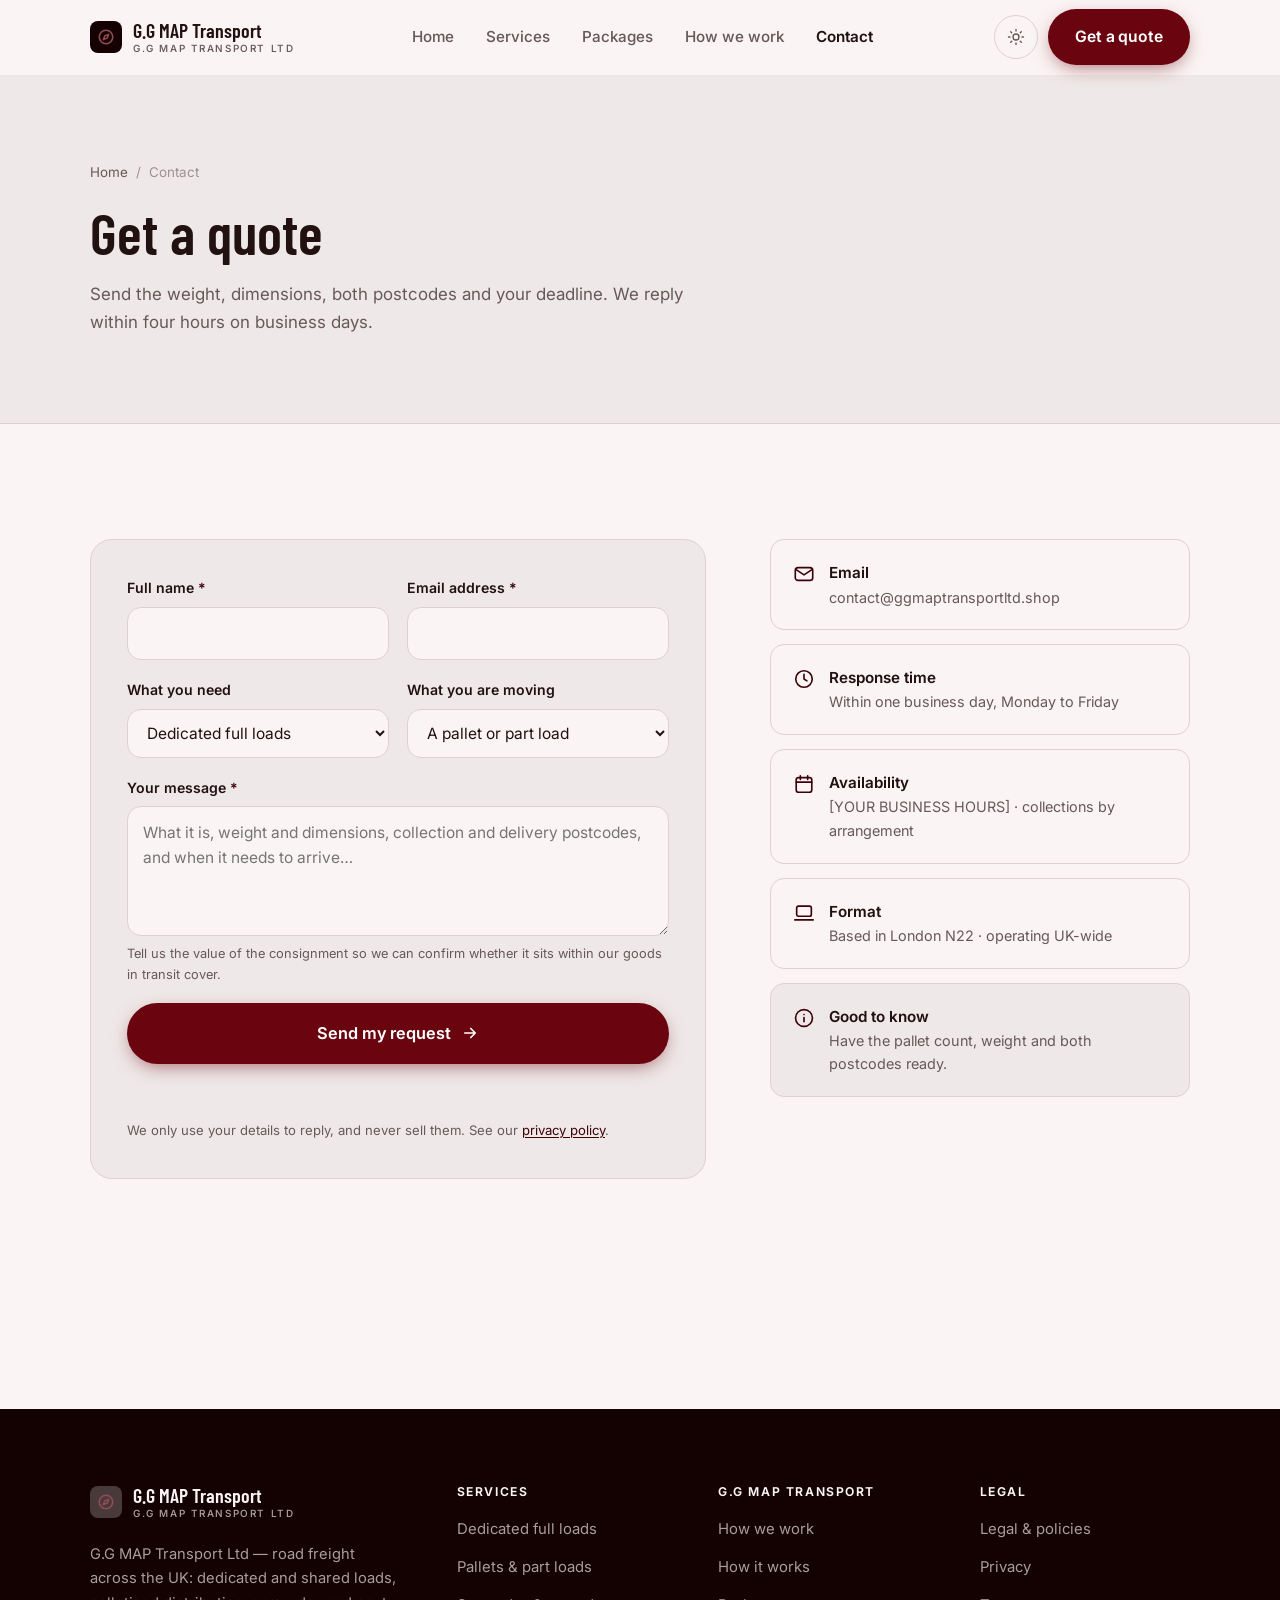
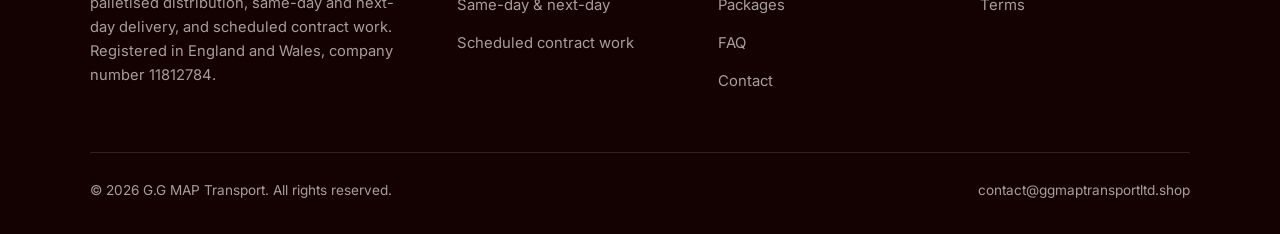
<file: contact.html>
<!DOCTYPE html>
<html lang="en" class="no-js">
<head>
<meta charset="utf-8">
<meta name="viewport" content="width=device-width, initial-scale=1">
<title>Contact — G.G MAP Transport</title>
<meta name="description" content="Contact G.G MAP Transport Ltd for a freight quote. We reply within four hours on business days.">
<link rel="canonical" href="https://ggmaptransportltd.shop/contact.html">

<meta property="og:type" content="website">
<meta property="og:url" content="https://ggmaptransportltd.shop/contact.html">
<meta property="og:site_name" content="G.G MAP Transport">
<meta property="og:locale" content="en_US">
<meta property="og:title" content="Contact — G.G MAP Transport">
<meta property="og:description" content="Contact G.G MAP Transport Ltd for a freight quote. We reply within four hours on business days.">
<meta name="theme-color" content="#140203">

<link rel="icon" href="assets/img/favicon.svg" type="image/svg+xml">
<link rel="preconnect" href="https://fonts.googleapis.com">
<link rel="preconnect" href="https://fonts.gstatic.com" crossorigin>
<link rel="stylesheet" href="https://fonts.googleapis.com/css2?family=Barlow+Condensed:wght@400;500;600;700&family=Inter:wght@400..700&display=swap">
<link rel="stylesheet" href="assets/css/style.css">

<!-- Thème appliqué avant le premier rendu (évite le flash) -->
<script>
document.documentElement.classList.remove('no-js');
(function(){try{var t=localStorage.getItem('site-theme');if(t){document.documentElement.setAttribute('data-theme',t);}}catch(e){}})();
</script>
</head>

<body>
<a class="skip-link" href="#main">Skip to main content</a>

<header class="site-header">
  <nav class="wrap nav" aria-label="Main navigation">
    <a class="brand" href="index.html">
      <svg class="brand__mark" viewBox="0 0 64 64" aria-hidden="true">
        <rect class="bm-bg" width="64" height="64" rx="16"/>
        <g class="bm-ic" transform="translate(14 14) scale(1.5)" fill="none" stroke-width="2.1" stroke-linecap="round" stroke-linejoin="round"><circle cx="12" cy="12" r="9"/><path d="M15.5 8.5 13.5 13.5 8.5 15.5 10.5 10.5z"/></g>
      </svg>
      <span>G.G MAP Transport<span class="brand__sub">G.G MAP Transport Ltd</span></span>
    </a>

    <ul class="nav__links" id="nav-links">
      <li><a href="index.html">Home</a></li>
      <li><a href="programs.html">Services</a></li>
      <li><a href="index.html#pricing">Packages</a></li>
      <li><a href="about.html">How we work</a></li>
      <li><a href="contact.html" aria-current="page">Contact</a></li>
      <li><a class="btn btn--primary" href="contact.html">Get a quote</a></li>
    </ul>

    <div class="nav__cta">
      <button class="theme-toggle" type="button" aria-label="Switch to dark theme">
        <svg class="icon-sun" viewBox="0 0 24 24" fill="none" stroke="currentColor" stroke-width="1.8" stroke-linecap="round" aria-hidden="true"><circle cx="12" cy="12" r="4"/><path d="M12 2v2m0 16v2M2 12h2m16 0h2M4.9 4.9l1.4 1.4m11.4 11.4 1.4 1.4M19.1 4.9l-1.4 1.4M6.3 17.7l-1.4 1.4"/></svg>
        <svg class="icon-moon" viewBox="0 0 24 24" fill="none" stroke="currentColor" stroke-width="1.8" stroke-linecap="round" stroke-linejoin="round" aria-hidden="true"><path d="M21 12.8A9 9 0 1 1 11.2 3a7 7 0 0 0 9.8 9.8z"/></svg>
      </button>
      <a class="btn btn--primary" href="contact.html">Get a quote</a>
      <button class="nav__toggle" type="button" aria-expanded="false" aria-controls="nav-links" aria-label="Open menu">
        <svg class="icon-open" viewBox="0 0 24 24" fill="none" stroke="currentColor" stroke-width="2" stroke-linecap="round" aria-hidden="true"><path d="M3 6h18M3 12h18M3 18h18"/></svg>
        <svg class="icon-close" viewBox="0 0 24 24" fill="none" stroke="currentColor" stroke-width="2" stroke-linecap="round" aria-hidden="true"><path d="M6 6l12 12M18 6L6 18"/></svg>
      </button>
    </div>
  </nav>
</header>

<main id="main">

<section class="page-head">
  <div class="wrap">
    <nav class="breadcrumb" aria-label="Breadcrumb">
      <a href="index.html">Home</a><span>/</span><span aria-current="page">Contact</span>
    </nav>
    <h1>Get a quote</h1>
    <p>Send the weight, dimensions, both postcodes and your deadline. We reply within four hours on business days.</p>
  </div>
</section>

<section class="section wrap">
  <div class="form-layout">

    <!--
      FORM: the action attribute holds a placeholder id. Create a free form at
      https://formspree.io and replace VOTRE_ID_FORMSPREE. Until then, the button
      opens the visitor's email app with a pre-filled message to contact@ggmaptransportltd.shop.
    -->
    <form class="form" id="contact-form" action="https://formspree.io/f/VOTRE_ID_FORMSPREE" method="POST"
          data-email="contact@ggmaptransportltd.shop" data-subject="Freight quote request"
          data-msg-mail="Your email app will open with the message ready to send." data-msg-sending="Sending…"
          data-msg-ok="Thanks! Your message is on its way. We reply within one business day." data-msg-err="Sending failed. Please email us directly at">
      <div class="form__row">
        <div class="field">
          <label for="nom">Full name <span class="req" aria-hidden="true">*</span></label>
          <input type="text" id="nom" name="nom" autocomplete="name" required>
        </div>
        <div class="field">
          <label for="email">Email address <span class="req" aria-hidden="true">*</span></label>
          <input type="email" id="email" name="email" autocomplete="email" required>
        </div>
      </div>

      <div class="form__row">
        <div class="field">
          <label for="programme">What you need</label>
          <select id="programme" name="programme">
            <option>Dedicated full loads</option>
            <option>Pallets &amp; part loads</option>
            <option>Same-day &amp; next-day</option>
            <option>Scheduled contract work</option>
            <option>Not sure yet</option>
          </select>
        </div>
        <div class="field">
          <label for="niveau">What you are moving</label>
          <select id="niveau" name="niveau">
            <option>A pallet or part load</option>
            <option>A full vehicle load</option>
            <option>Something urgent today</option>
            <option>Regular weekly work</option>
          </select>
        </div>
      </div>

      <div class="field">
        <label for="message">Your message <span class="req" aria-hidden="true">*</span></label>
        <textarea id="message" name="message" required placeholder="What it is, weight and dimensions, collection and delivery postcodes, and when it needs to arrive…"></textarea>
        <span class="field__hint">Tell us the value of the consignment so we can confirm whether it sits within our goods in transit cover.</span>
      </div>

      <!-- Bot trap: hidden from humans -->
      <div class="visually-hidden" aria-hidden="true">
        <label for="site-web">Leave this field empty</label>
        <input type="text" id="site-web" name="_gotcha" tabindex="-1" autocomplete="off">
      </div>

      <button class="btn btn--primary btn--lg" type="submit">Send my request <svg viewBox="0 0 24 24" fill="none" stroke="currentColor" stroke-width="2.2" stroke-linecap="round" stroke-linejoin="round" aria-hidden="true"><path d="M5 12h14M13 6l6 6-6 6"/></svg></button>

      <p id="form-status" class="form__status" role="status" aria-live="polite"></p>

      <p class="form__note">
        We only use your details to reply, and never sell them. See our <a href="legal.html#privacy">privacy policy</a>.
      </p>
    </form>

    <aside class="contact-aside">
      <div class="contact-card">
        <svg viewBox="0 0 24 24" fill="none" stroke="currentColor" stroke-width="1.8" stroke-linecap="round" stroke-linejoin="round" aria-hidden="true"><rect x="2.5" y="5" width="19" height="14" rx="3"/><path d="M3 7l9 6 9-6"/></svg>
        <div><b>Email</b><a href="mailto:contact@ggmaptransportltd.shop">contact@ggmaptransportltd.shop</a></div>
      </div>
      <div class="contact-card">
        <svg viewBox="0 0 24 24" fill="none" stroke="currentColor" stroke-width="1.8" stroke-linecap="round" stroke-linejoin="round" aria-hidden="true"><circle cx="12" cy="12" r="9"/><path d="M12 7v5l3.2 2"/></svg>
        <div><b>Response time</b><span>Within one business day, Monday to Friday</span></div>
      </div>
      <div class="contact-card">
        <svg viewBox="0 0 24 24" fill="none" stroke="currentColor" stroke-width="1.8" stroke-linecap="round" stroke-linejoin="round" aria-hidden="true"><rect x="3.5" y="5" width="17" height="16" rx="2.5"/><path d="M8 3v4M16 3v4M3.5 10h17"/></svg>
        <div><b>Availability</b><span>[YOUR BUSINESS HOURS] · collections by arrangement</span></div>
      </div>
      <div class="contact-card">
        <svg viewBox="0 0 24 24" fill="none" stroke="currentColor" stroke-width="1.8" stroke-linecap="round" stroke-linejoin="round" aria-hidden="true"><rect x="4" y="4.5" width="16" height="11" rx="2"/><path d="M2 19.5h20"/></svg>
        <div><b>Format</b><span>Based in London N22 · operating UK-wide</span></div>
      </div>
      <div class="contact-card contact-card--soft">
        <svg viewBox="0 0 24 24" fill="none" stroke="currentColor" stroke-width="1.8" stroke-linecap="round" stroke-linejoin="round" aria-hidden="true"><circle cx="12" cy="12" r="9.2"/><path d="M12 16v-4.5M12 8.2v.1"/></svg>
        <div><b>Good to know</b><span>Have the pallet count, weight and both postcodes ready.</span></div>
      </div>
    </aside>

  </div>
</section>

</main>

<footer class="site-footer">
  <div class="wrap">
    <div class="footer__grid">
      <div class="footer__brand">
        <a class="brand" href="index.html">
          <svg class="brand__mark" viewBox="0 0 64 64" aria-hidden="true">
        <rect class="bm-bg" width="64" height="64" rx="16"/>
        <g class="bm-ic" transform="translate(14 14) scale(1.5)" fill="none" stroke-width="2.1" stroke-linecap="round" stroke-linejoin="round"><circle cx="12" cy="12" r="9"/><path d="M15.5 8.5 13.5 13.5 8.5 15.5 10.5 10.5z"/></g>
      </svg>
          <span>G.G MAP Transport<span class="brand__sub">G.G MAP Transport Ltd</span></span>
        </a>
        <p>G.G MAP Transport Ltd — road freight across the UK: dedicated and shared loads, palletised distribution, same-day and next-day delivery, and scheduled contract work. Registered in England and Wales, company number 11812784.</p>
      </div>

      <div class="footer__col">
        <h4>Services</h4>
        <ul>
          <li><a href="programs.html#dedicated">Dedicated full loads</a></li>
          <li><a href="programs.html#pallets">Pallets &amp; part loads</a></li>
          <li><a href="programs.html#urgent">Same-day &amp; next-day</a></li>
          <li><a href="programs.html#contract">Scheduled contract work</a></li>
        </ul>
      </div>

      <div class="footer__col">
        <h4>G.G MAP Transport</h4>
        <ul>
          <li><a href="about.html">How we work</a></li>
          <li><a href="index.html#how-it-works">How it works</a></li>
          <li><a href="index.html#pricing">Packages</a></li>
          <li><a href="index.html#faq">FAQ</a></li>
          <li><a href="contact.html">Contact</a></li>
        </ul>
      </div>

      <div class="footer__col">
        <h4>Legal</h4>
        <ul>
          <li><a href="legal.html">Legal &amp; policies</a></li>
          <li><a href="legal.html#privacy">Privacy</a></li>
          <li><a href="legal.html#terms">Terms</a></li>
        </ul>
      </div>
    </div>

    <div class="footer__bottom">
      <p>© <span data-year>2026</span> G.G MAP Transport. All rights reserved.</p>
      <p><a href="mailto:contact@ggmaptransportltd.shop">contact@ggmaptransportltd.shop</a></p>
    </div>
  </div>
</footer>

<script src="assets/js/main.js" defer></script>
</body>
</html>
</file>
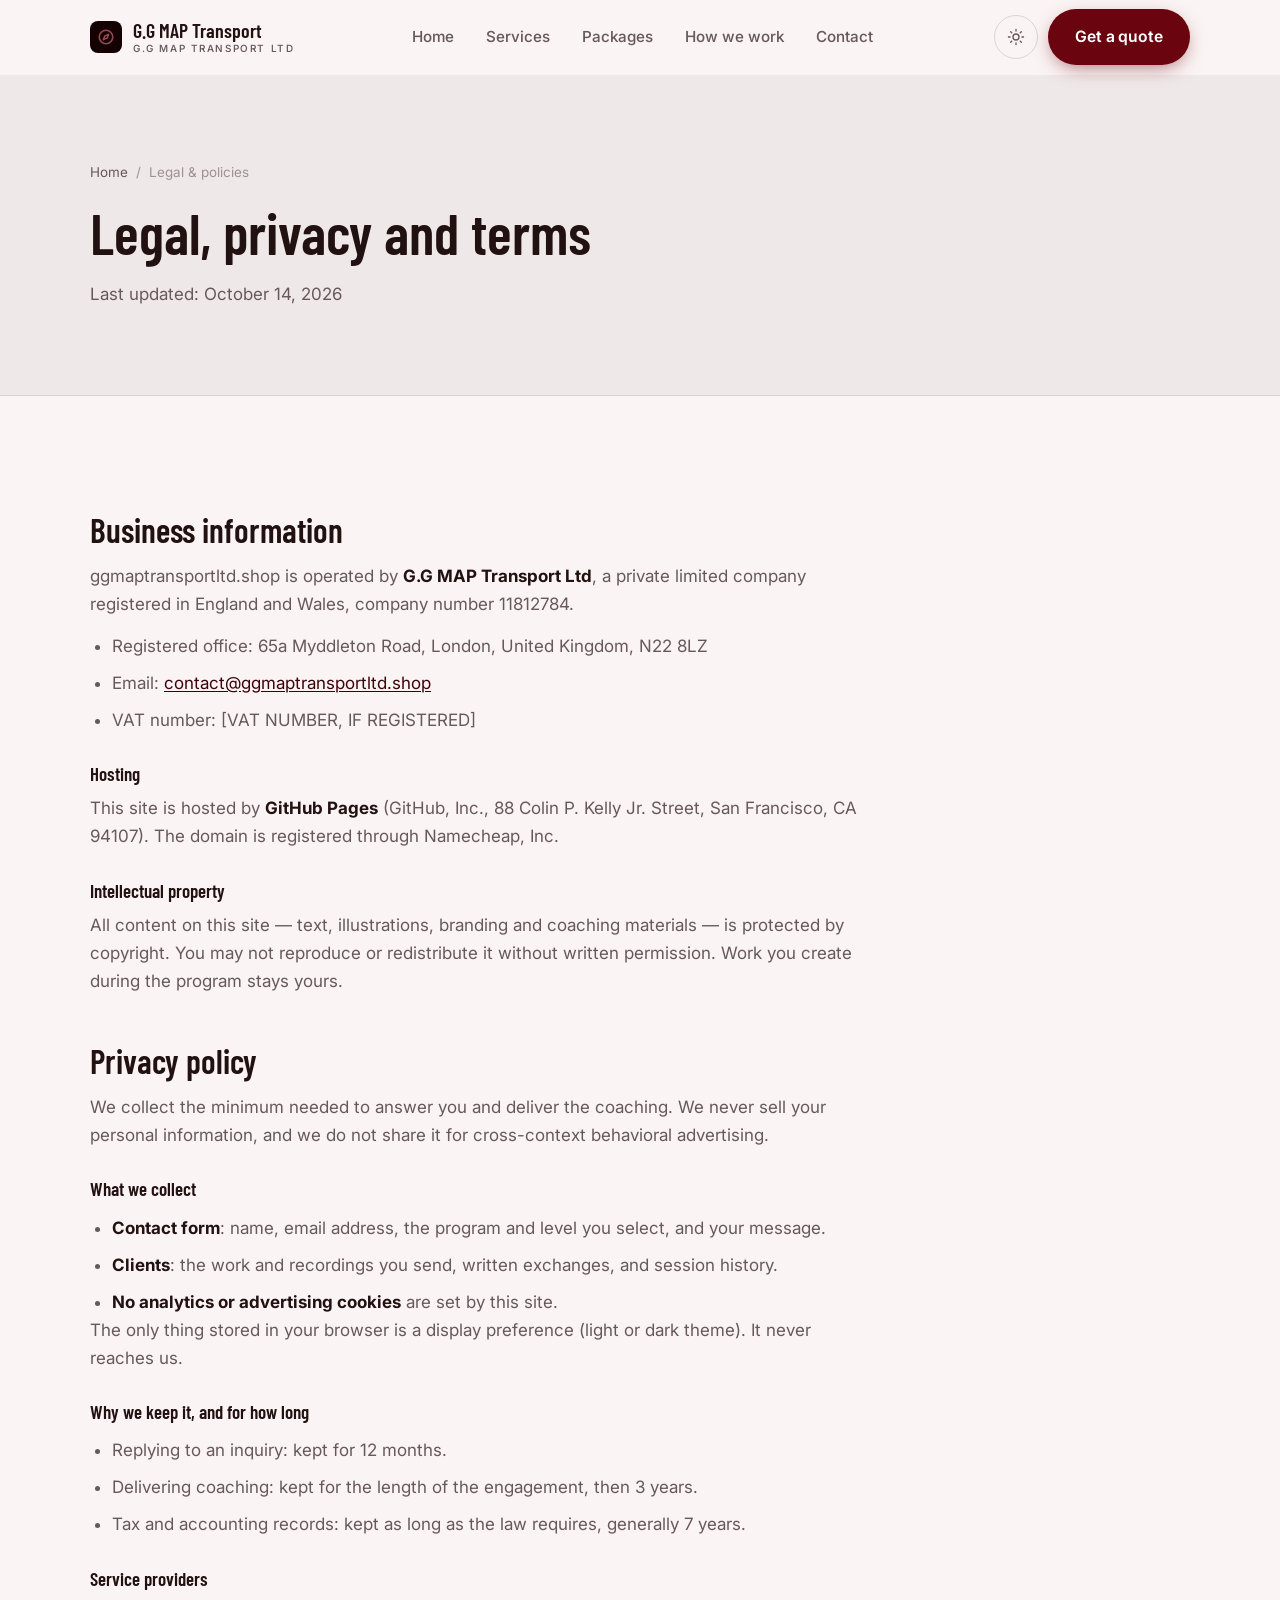
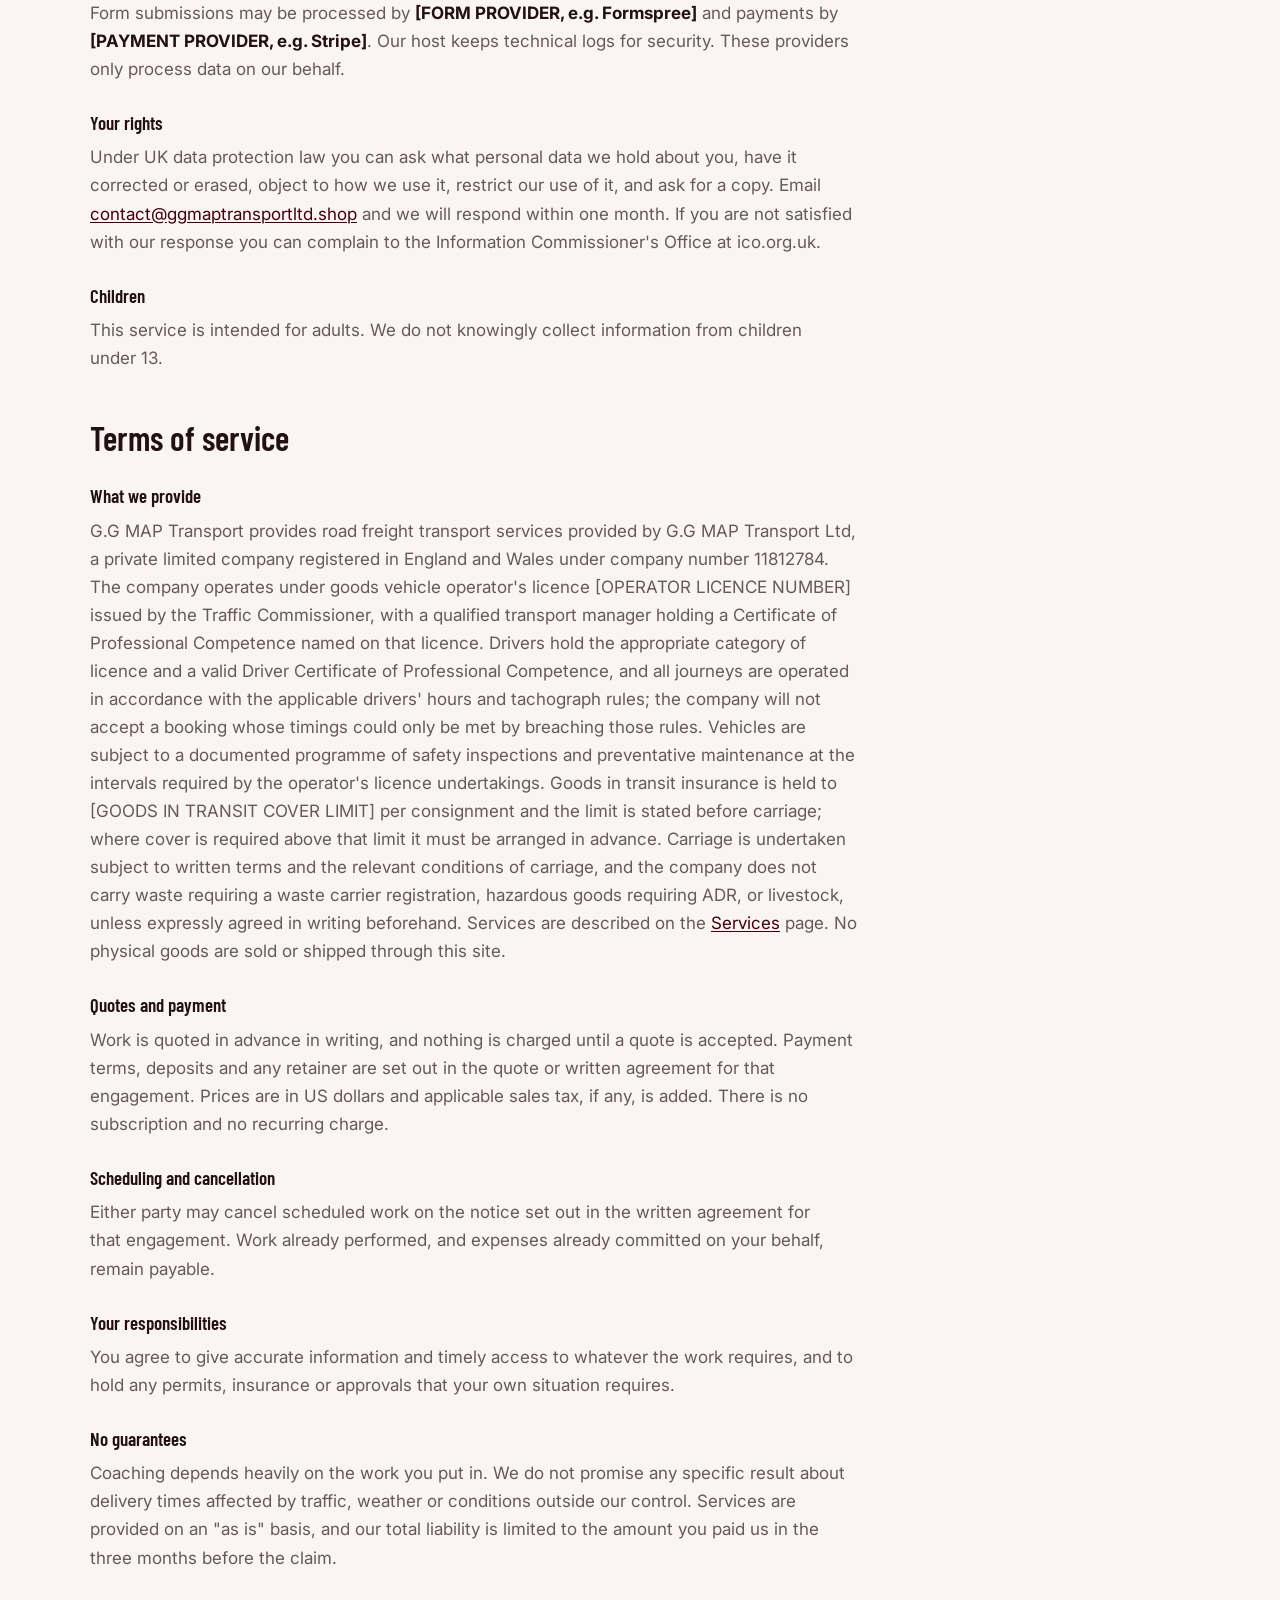
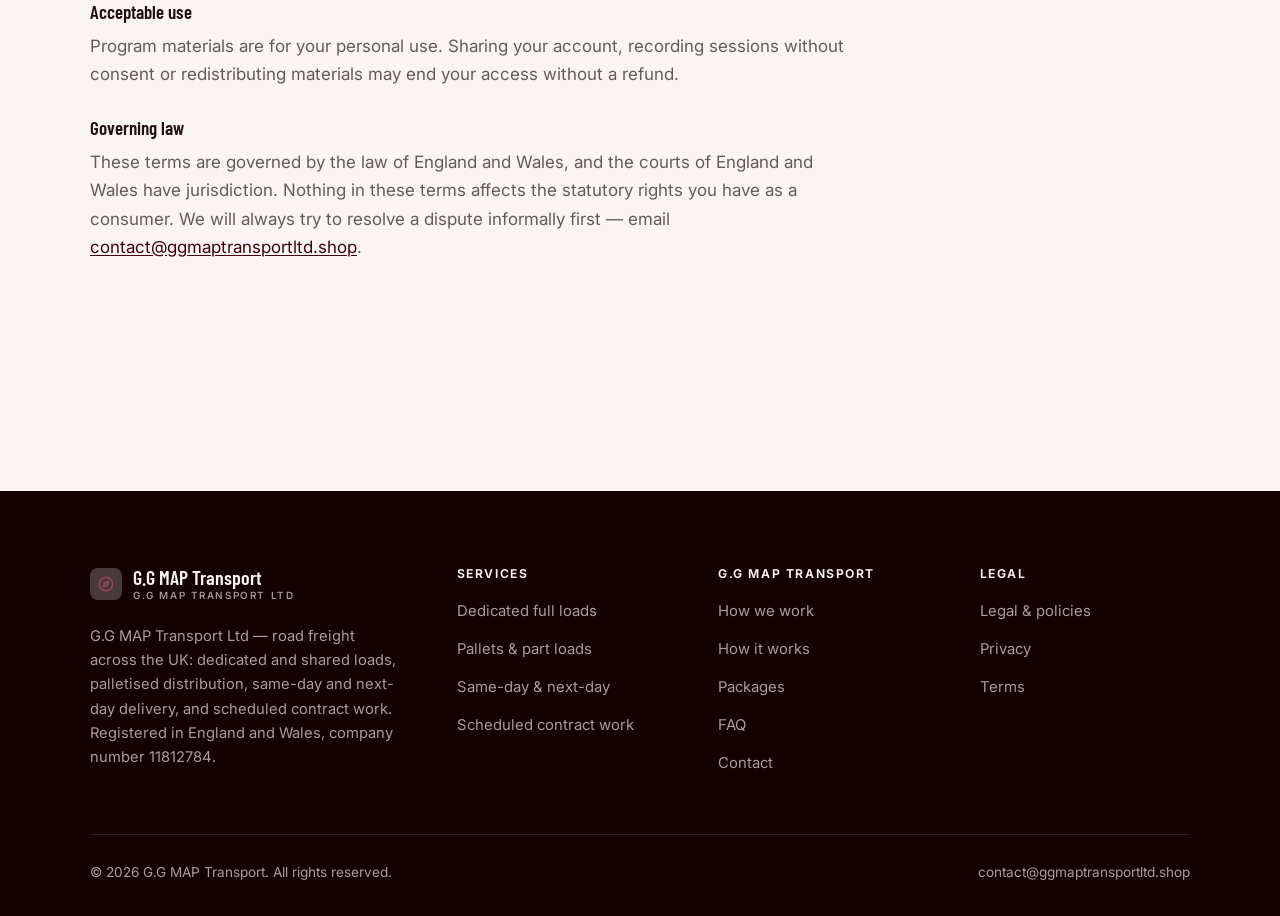
<file: legal.html>
<!DOCTYPE html>
<html lang="en" class="no-js">
<head>
<meta charset="utf-8">
<meta name="viewport" content="width=device-width, initial-scale=1">
<title>Legal, privacy and terms — G.G MAP Transport</title>
<meta name="description" content="Business information, privacy policy and terms of service for G.G MAP Transport.">
<meta name="robots" content="noindex">

<meta property="og:type" content="website">
<meta property="og:url" content="https://ggmaptransportltd.shop/legal.html">
<meta property="og:site_name" content="G.G MAP Transport">
<meta property="og:locale" content="en_US">
<meta property="og:title" content="Legal, privacy and terms — G.G MAP Transport">
<meta property="og:description" content="Business information, privacy policy and terms of service for G.G MAP Transport.">
<meta name="theme-color" content="#140203">

<link rel="icon" href="assets/img/favicon.svg" type="image/svg+xml">
<link rel="preconnect" href="https://fonts.googleapis.com">
<link rel="preconnect" href="https://fonts.gstatic.com" crossorigin>
<link rel="stylesheet" href="https://fonts.googleapis.com/css2?family=Barlow+Condensed:wght@400;500;600;700&family=Inter:wght@400..700&display=swap">
<link rel="stylesheet" href="assets/css/style.css">

<!-- Thème appliqué avant le premier rendu (évite le flash) -->
<script>
document.documentElement.classList.remove('no-js');
(function(){try{var t=localStorage.getItem('site-theme');if(t){document.documentElement.setAttribute('data-theme',t);}}catch(e){}})();
</script>
</head>

<body>
<a class="skip-link" href="#main">Skip to main content</a>

<header class="site-header">
  <nav class="wrap nav" aria-label="Main navigation">
    <a class="brand" href="index.html">
      <svg class="brand__mark" viewBox="0 0 64 64" aria-hidden="true">
        <rect class="bm-bg" width="64" height="64" rx="16"/>
        <g class="bm-ic" transform="translate(14 14) scale(1.5)" fill="none" stroke-width="2.1" stroke-linecap="round" stroke-linejoin="round"><circle cx="12" cy="12" r="9"/><path d="M15.5 8.5 13.5 13.5 8.5 15.5 10.5 10.5z"/></g>
      </svg>
      <span>G.G MAP Transport<span class="brand__sub">G.G MAP Transport Ltd</span></span>
    </a>

    <ul class="nav__links" id="nav-links">
      <li><a href="index.html">Home</a></li>
      <li><a href="programs.html">Services</a></li>
      <li><a href="index.html#pricing">Packages</a></li>
      <li><a href="about.html">How we work</a></li>
      <li><a href="contact.html">Contact</a></li>
      <li><a class="btn btn--primary" href="contact.html">Get a quote</a></li>
    </ul>

    <div class="nav__cta">
      <button class="theme-toggle" type="button" aria-label="Switch to dark theme">
        <svg class="icon-sun" viewBox="0 0 24 24" fill="none" stroke="currentColor" stroke-width="1.8" stroke-linecap="round" aria-hidden="true"><circle cx="12" cy="12" r="4"/><path d="M12 2v2m0 16v2M2 12h2m16 0h2M4.9 4.9l1.4 1.4m11.4 11.4 1.4 1.4M19.1 4.9l-1.4 1.4M6.3 17.7l-1.4 1.4"/></svg>
        <svg class="icon-moon" viewBox="0 0 24 24" fill="none" stroke="currentColor" stroke-width="1.8" stroke-linecap="round" stroke-linejoin="round" aria-hidden="true"><path d="M21 12.8A9 9 0 1 1 11.2 3a7 7 0 0 0 9.8 9.8z"/></svg>
      </button>
      <a class="btn btn--primary" href="contact.html">Get a quote</a>
      <button class="nav__toggle" type="button" aria-expanded="false" aria-controls="nav-links" aria-label="Open menu">
        <svg class="icon-open" viewBox="0 0 24 24" fill="none" stroke="currentColor" stroke-width="2" stroke-linecap="round" aria-hidden="true"><path d="M3 6h18M3 12h18M3 18h18"/></svg>
        <svg class="icon-close" viewBox="0 0 24 24" fill="none" stroke="currentColor" stroke-width="2" stroke-linecap="round" aria-hidden="true"><path d="M6 6l12 12M18 6L6 18"/></svg>
      </button>
    </div>
  </nav>
</header>

<main id="main">

<section class="page-head">
  <div class="wrap">
    <nav class="breadcrumb" aria-label="Breadcrumb">
      <a href="index.html">Home</a><span>/</span><span aria-current="page">Legal &amp; policies</span>
    </nav>
    <h1>Legal, privacy and terms</h1>
    <p>Last updated: <time datetime="2026-10-14">October 14, 2026</time></p>
  </div>
</section>

<section class="section wrap">
  <div class="prose">

    <!--
      TO DO: this is a skeleton, not legal advice. Replace every [BRACKET] with
      your real details before selling, and have a lawyer review it if you can.
      Consumer protection rules differ by state.
    -->

    <h2 id="business">Business information</h2>
    <p>
      ggmaptransportltd.shop is operated by <strong>G.G MAP Transport Ltd</strong>, a private limited
      company registered in England and Wales, company number 11812784.
    </p>
    <ul>
      <li>Registered office: 65a Myddleton Road, London, United Kingdom, N22 8LZ</li>
      <li>Email: <a href="mailto:contact@ggmaptransportltd.shop">contact@ggmaptransportltd.shop</a></li>
      <li>VAT number: [VAT NUMBER, IF REGISTERED]</li>
    </ul>

    <h3>Hosting</h3>
    <p>
      This site is hosted by <strong>GitHub Pages</strong> (GitHub, Inc., 88 Colin P. Kelly Jr. Street,
      San Francisco, CA 94107). The domain is registered through Namecheap, Inc.
    </p>

    <h3>Intellectual property</h3>
    <p>
      All content on this site — text, illustrations, branding and coaching materials — is protected by
      copyright. You may not reproduce or redistribute it without written permission. Work you create during
      the program stays yours.
    </p>

    <h2 id="privacy">Privacy policy</h2>
    <p>
      We collect the minimum needed to answer you and deliver the coaching. We never sell your personal
      information, and we do not share it for cross-context behavioral advertising.
    </p>
    <h3>What we collect</h3>
    <ul>
      <li><strong>Contact form</strong>: name, email address, the program and level you select, and your message.</li>
      <li><strong>Clients</strong>: the work and recordings you send, written exchanges, and session history.</li>
      <li><strong>No analytics or advertising cookies</strong> are set by this site.</li>
    </ul>
    <p>
      The only thing stored in your browser is a display preference (light or dark theme). It never reaches us.
    </p>
    <h3>Why we keep it, and for how long</h3>
    <ul>
      <li>Replying to an inquiry: kept for 12 months.</li>
      <li>Delivering coaching: kept for the length of the engagement, then 3 years.</li>
      <li>Tax and accounting records: kept as long as the law requires, generally 7 years.</li>
    </ul>
    <h3>Service providers</h3>
    <p>
      Form submissions may be processed by <strong>[FORM PROVIDER, e.g. Formspree]</strong> and payments by
      <strong>[PAYMENT PROVIDER, e.g. Stripe]</strong>. Our host keeps technical logs for security. These
      providers only process data on our behalf.
    </p>
    <h3>Your rights</h3>
    <p>
      Under UK data protection law you can ask what personal data we hold about you, have it corrected or
      erased, object to how we use it, restrict our use of it, and ask for a copy. Email
      <a href="mailto:contact@ggmaptransportltd.shop">contact@ggmaptransportltd.shop</a> and we will respond within one month. If you are not satisfied with
      our response you can complain to the Information Commissioner's Office at ico.org.uk.
    </p>
    <h3>Children</h3>
    <p>
      This service is intended for adults. We do not knowingly collect information from children under 13.
    </p>

    <h2 id="terms">Terms of service</h2>
    <h3>What we provide</h3>
    <p>
      G.G MAP Transport provides road freight transport services provided by G.G MAP Transport Ltd, a private limited company registered in England and Wales under company number 11812784. The company operates under goods vehicle operator's licence [OPERATOR LICENCE NUMBER] issued by the Traffic Commissioner, with a qualified transport manager holding a Certificate of Professional Competence named on that licence. Drivers hold the appropriate category of licence and a valid Driver Certificate of Professional Competence, and all journeys are operated in accordance with the applicable drivers' hours and tachograph rules; the company will not accept a booking whose timings could only be met by breaching those rules. Vehicles are subject to a documented programme of safety inspections and preventative maintenance at the intervals required by the operator's licence undertakings. Goods in transit insurance is held to [GOODS IN TRANSIT COVER LIMIT] per consignment and the limit is stated before carriage; where cover is required above that limit it must be arranged in advance. Carriage is undertaken subject to written terms and the relevant conditions of carriage, and the company does not carry waste requiring a waste carrier registration, hazardous goods requiring ADR, or livestock, unless expressly agreed in writing beforehand. Services are described on the
      <a href="programs.html">Services</a> page. No physical goods are sold or shipped through this site.
    </p>
    <h3>Quotes and payment</h3>
    <p>
      Work is quoted in advance in writing, and nothing is charged until a quote is accepted. Payment terms,
      deposits and any retainer are set out in the quote or written agreement for that engagement. Prices are in
      US dollars and applicable sales tax, if any, is added. There is no subscription and no recurring charge.
    </p>
    <h3>Scheduling and cancellation</h3>
    <p>
      Either party may cancel scheduled work on the notice set out in the written agreement for that engagement.
      Work already performed, and expenses already committed on your behalf, remain payable.
    </p>
    <h3>Your responsibilities</h3>
    <p>
      You agree to give accurate information and timely access to whatever the work requires, and to hold any
      permits, insurance or approvals that your own situation requires.
    </p>

    <h3>No guarantees</h3>
    <p>
      Coaching depends heavily on the work you put in. We do not promise any specific result
      about delivery times affected by traffic, weather or conditions outside our control. Services are provided on an "as is" basis, and our total
      liability is limited to the amount you paid us in the three months before the claim.
    </p>
    <h3>Acceptable use</h3>
    <p>
      Program materials are for your personal use. Sharing your account, recording sessions without consent
      or redistributing materials may end your access without a refund.
    </p>
    <h3>Governing law</h3>
    <p>
      These terms are governed by the law of England and Wales, and the courts of England and Wales have
      jurisdiction. Nothing in these terms affects the statutory rights you have as a consumer. We will always
      try to resolve a dispute informally first — email <a href="mailto:contact@ggmaptransportltd.shop">contact@ggmaptransportltd.shop</a>.
    </p>

  </div>
</section>

</main>

<footer class="site-footer">
  <div class="wrap">
    <div class="footer__grid">
      <div class="footer__brand">
        <a class="brand" href="index.html">
          <svg class="brand__mark" viewBox="0 0 64 64" aria-hidden="true">
        <rect class="bm-bg" width="64" height="64" rx="16"/>
        <g class="bm-ic" transform="translate(14 14) scale(1.5)" fill="none" stroke-width="2.1" stroke-linecap="round" stroke-linejoin="round"><circle cx="12" cy="12" r="9"/><path d="M15.5 8.5 13.5 13.5 8.5 15.5 10.5 10.5z"/></g>
      </svg>
          <span>G.G MAP Transport<span class="brand__sub">G.G MAP Transport Ltd</span></span>
        </a>
        <p>G.G MAP Transport Ltd — road freight across the UK: dedicated and shared loads, palletised distribution, same-day and next-day delivery, and scheduled contract work. Registered in England and Wales, company number 11812784.</p>
      </div>

      <div class="footer__col">
        <h4>Services</h4>
        <ul>
          <li><a href="programs.html#dedicated">Dedicated full loads</a></li>
          <li><a href="programs.html#pallets">Pallets &amp; part loads</a></li>
          <li><a href="programs.html#urgent">Same-day &amp; next-day</a></li>
          <li><a href="programs.html#contract">Scheduled contract work</a></li>
        </ul>
      </div>

      <div class="footer__col">
        <h4>G.G MAP Transport</h4>
        <ul>
          <li><a href="about.html">How we work</a></li>
          <li><a href="index.html#how-it-works">How it works</a></li>
          <li><a href="index.html#pricing">Packages</a></li>
          <li><a href="index.html#faq">FAQ</a></li>
          <li><a href="contact.html">Contact</a></li>
        </ul>
      </div>

      <div class="footer__col">
        <h4>Legal</h4>
        <ul>
          <li><a href="legal.html">Legal &amp; policies</a></li>
          <li><a href="legal.html#privacy">Privacy</a></li>
          <li><a href="legal.html#terms">Terms</a></li>
        </ul>
      </div>
    </div>

    <div class="footer__bottom">
      <p>© <span data-year>2026</span> G.G MAP Transport. All rights reserved.</p>
      <p><a href="mailto:contact@ggmaptransportltd.shop">contact@ggmaptransportltd.shop</a></p>
    </div>
  </div>
</footer>

<script src="assets/js/main.js" defer></script>
</body>
</html>
</file>
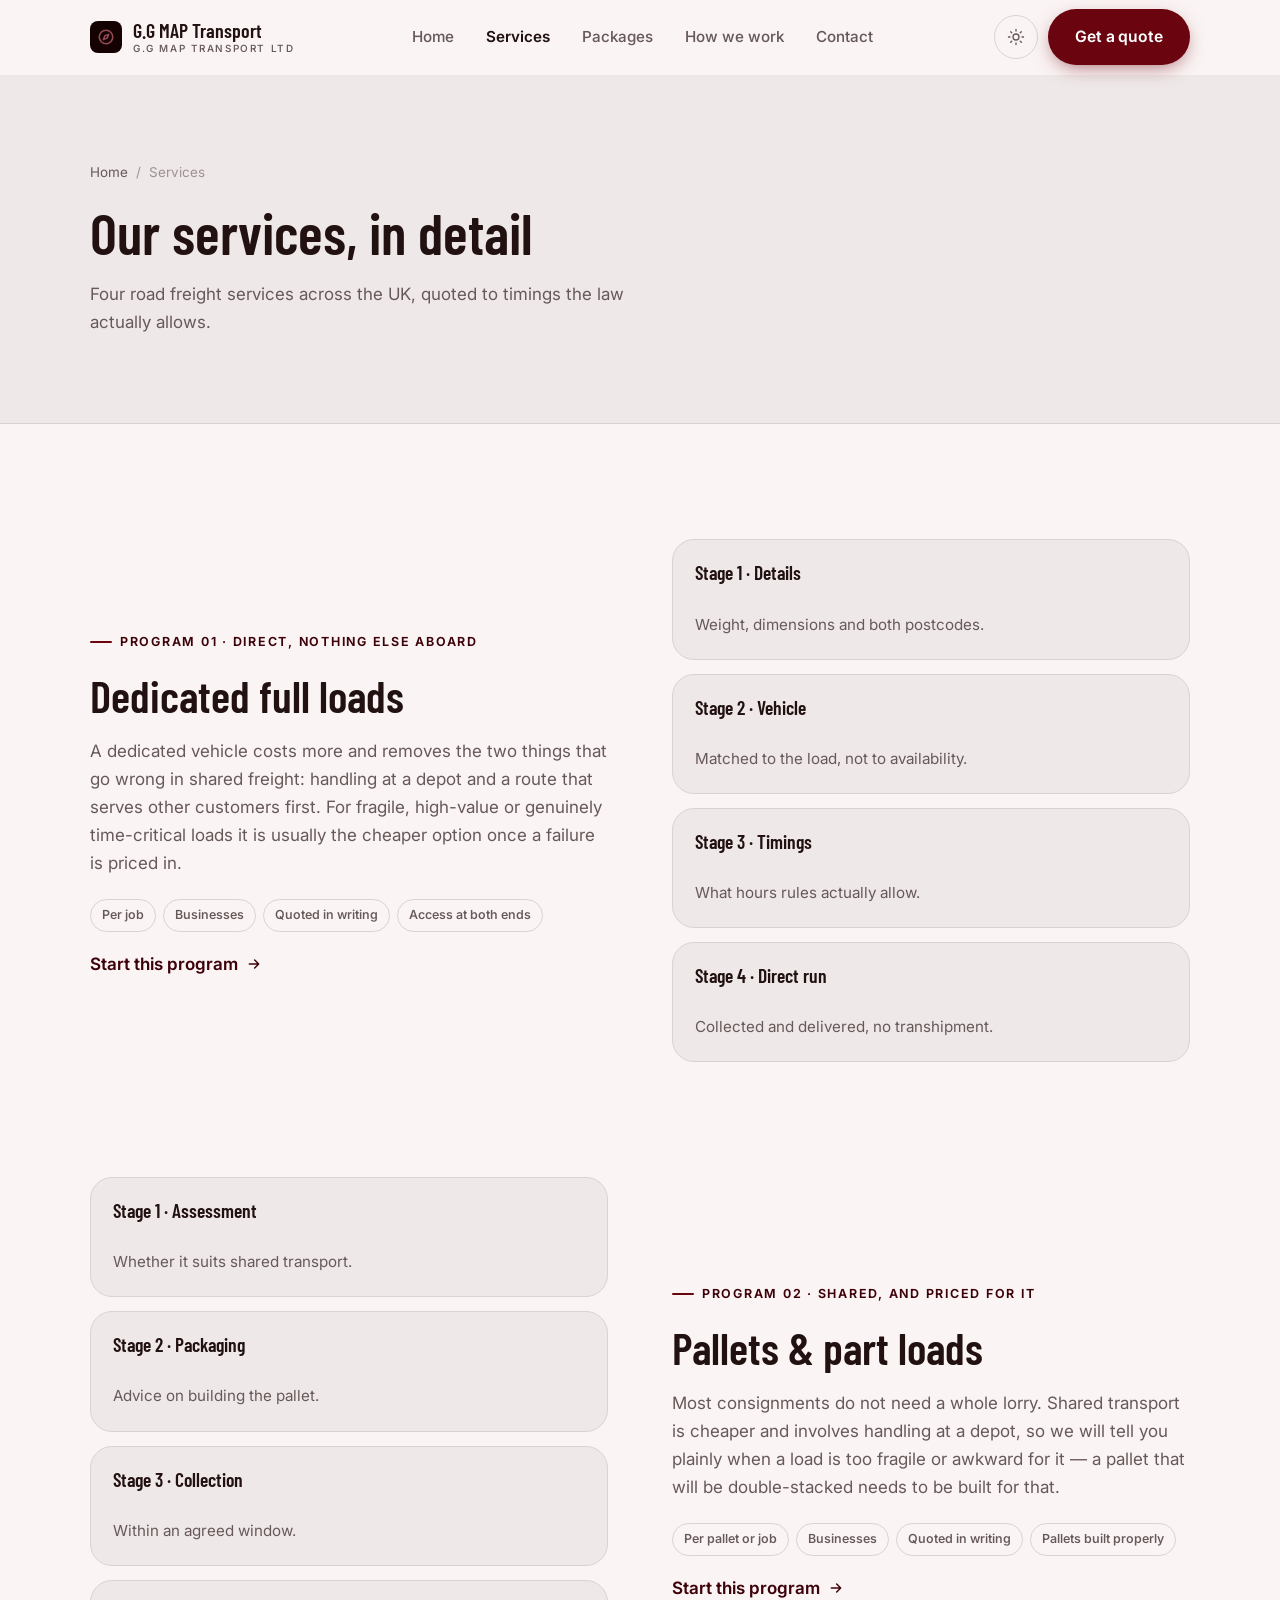
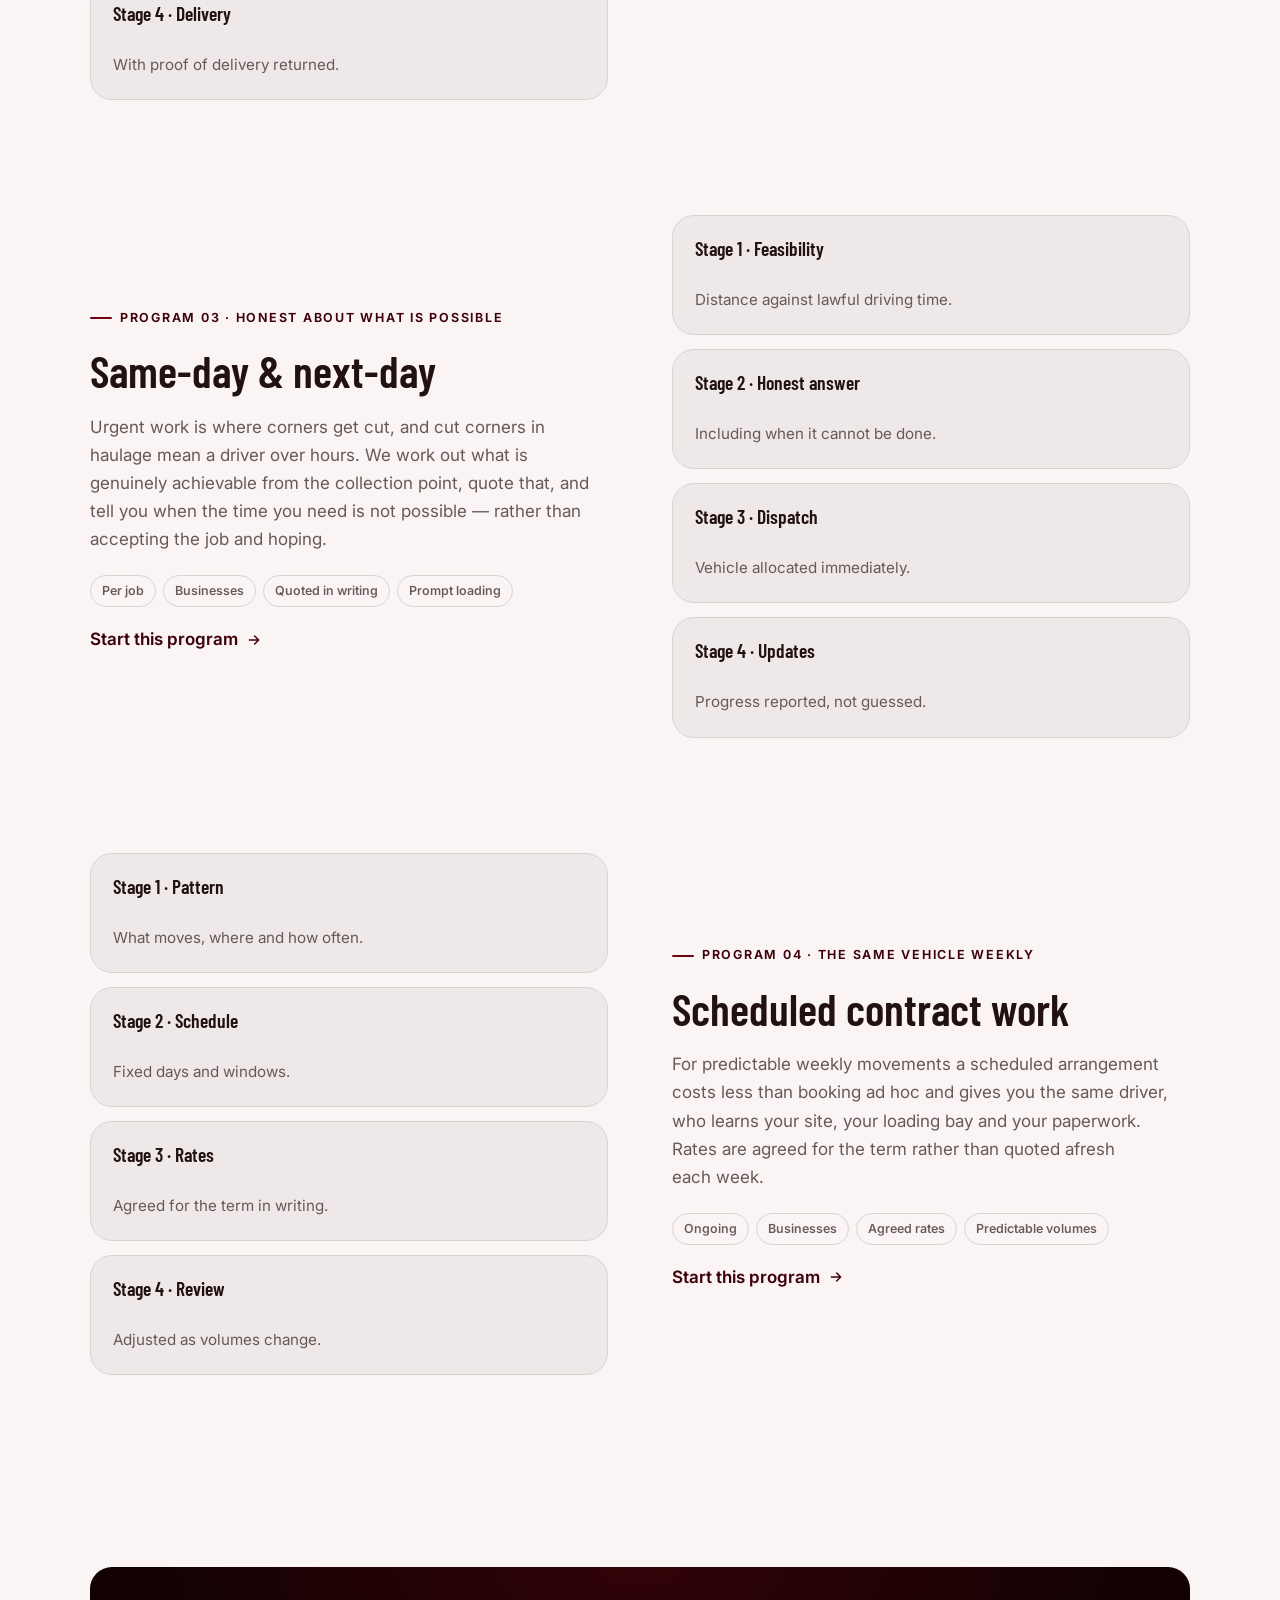
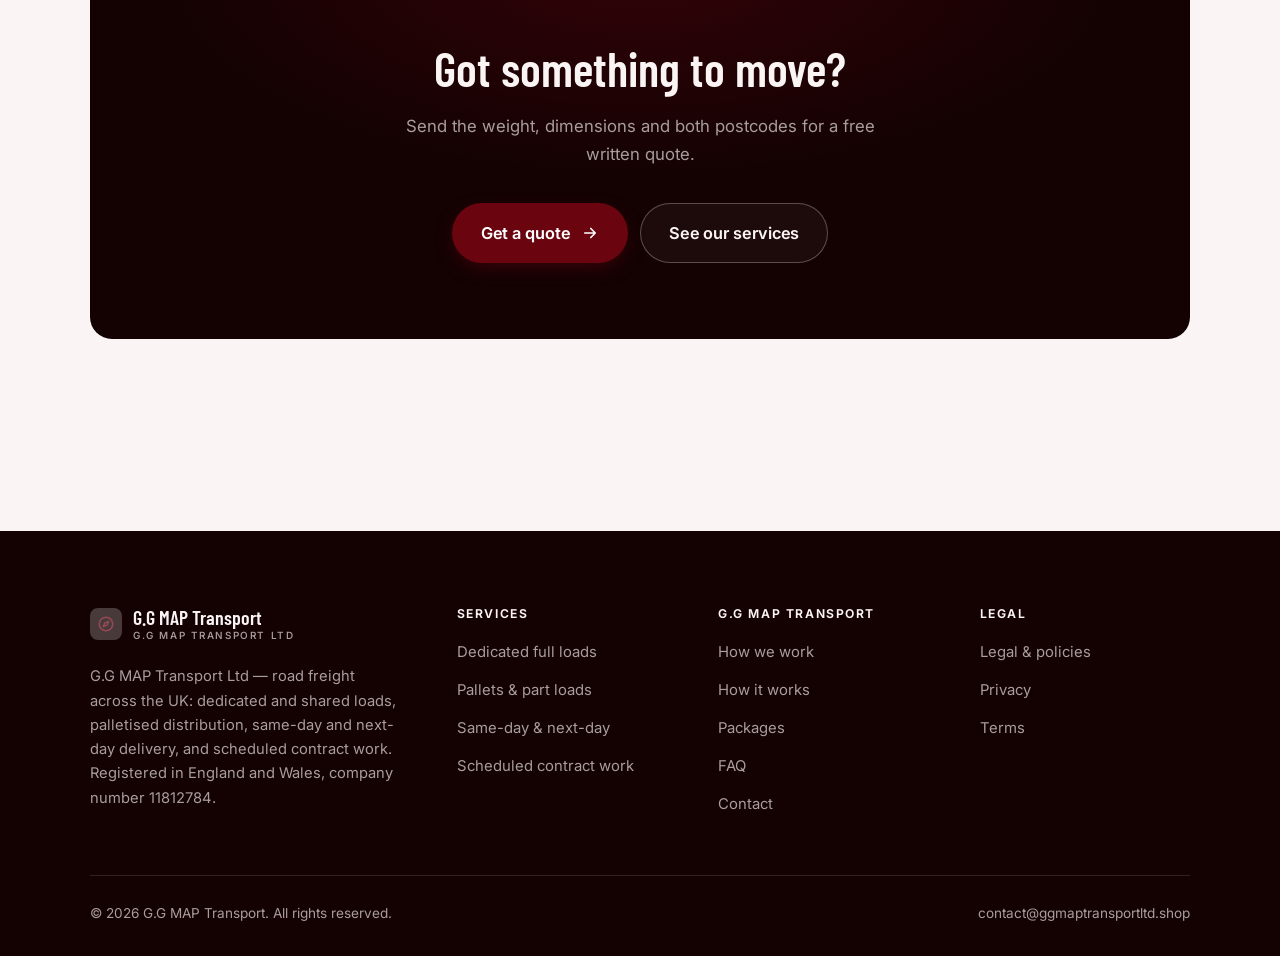
<file: programs.html>
<!DOCTYPE html>
<html lang="en" class="no-js">
<head>
<meta charset="utf-8">
<meta name="viewport" content="width=device-width, initial-scale=1">
<title>Services — G.G MAP Transport</title>
<meta name="description" content="Services of G.G MAP Transport Ltd: dedicated full loads, pallets and part loads, same-day and next-day, and scheduled contract work.">
<link rel="canonical" href="https://ggmaptransportltd.shop/programs.html">

<meta property="og:type" content="website">
<meta property="og:url" content="https://ggmaptransportltd.shop/programs.html">
<meta property="og:site_name" content="G.G MAP Transport">
<meta property="og:locale" content="en_US">
<meta property="og:title" content="Services — G.G MAP Transport">
<meta property="og:description" content="Services of G.G MAP Transport Ltd: dedicated full loads, pallets and part loads, same-day and next-day, and scheduled contract work.">
<meta name="theme-color" content="#140203">

<link rel="icon" href="assets/img/favicon.svg" type="image/svg+xml">
<link rel="preconnect" href="https://fonts.googleapis.com">
<link rel="preconnect" href="https://fonts.gstatic.com" crossorigin>
<link rel="stylesheet" href="https://fonts.googleapis.com/css2?family=Barlow+Condensed:wght@400;500;600;700&family=Inter:wght@400..700&display=swap">
<link rel="stylesheet" href="assets/css/style.css">

<!-- Thème appliqué avant le premier rendu (évite le flash) -->
<script>
document.documentElement.classList.remove('no-js');
(function(){try{var t=localStorage.getItem('site-theme');if(t){document.documentElement.setAttribute('data-theme',t);}}catch(e){}})();
</script>
</head>

<body>
<a class="skip-link" href="#main">Skip to main content</a>

<header class="site-header">
  <nav class="wrap nav" aria-label="Main navigation">
    <a class="brand" href="index.html">
      <svg class="brand__mark" viewBox="0 0 64 64" aria-hidden="true">
        <rect class="bm-bg" width="64" height="64" rx="16"/>
        <g class="bm-ic" transform="translate(14 14) scale(1.5)" fill="none" stroke-width="2.1" stroke-linecap="round" stroke-linejoin="round"><circle cx="12" cy="12" r="9"/><path d="M15.5 8.5 13.5 13.5 8.5 15.5 10.5 10.5z"/></g>
      </svg>
      <span>G.G MAP Transport<span class="brand__sub">G.G MAP Transport Ltd</span></span>
    </a>

    <ul class="nav__links" id="nav-links">
      <li><a href="index.html">Home</a></li>
      <li><a href="programs.html" aria-current="page">Services</a></li>
      <li><a href="index.html#pricing">Packages</a></li>
      <li><a href="about.html">How we work</a></li>
      <li><a href="contact.html">Contact</a></li>
      <li><a class="btn btn--primary" href="contact.html">Get a quote</a></li>
    </ul>

    <div class="nav__cta">
      <button class="theme-toggle" type="button" aria-label="Switch to dark theme">
        <svg class="icon-sun" viewBox="0 0 24 24" fill="none" stroke="currentColor" stroke-width="1.8" stroke-linecap="round" aria-hidden="true"><circle cx="12" cy="12" r="4"/><path d="M12 2v2m0 16v2M2 12h2m16 0h2M4.9 4.9l1.4 1.4m11.4 11.4 1.4 1.4M19.1 4.9l-1.4 1.4M6.3 17.7l-1.4 1.4"/></svg>
        <svg class="icon-moon" viewBox="0 0 24 24" fill="none" stroke="currentColor" stroke-width="1.8" stroke-linecap="round" stroke-linejoin="round" aria-hidden="true"><path d="M21 12.8A9 9 0 1 1 11.2 3a7 7 0 0 0 9.8 9.8z"/></svg>
      </button>
      <a class="btn btn--primary" href="contact.html">Get a quote</a>
      <button class="nav__toggle" type="button" aria-expanded="false" aria-controls="nav-links" aria-label="Open menu">
        <svg class="icon-open" viewBox="0 0 24 24" fill="none" stroke="currentColor" stroke-width="2" stroke-linecap="round" aria-hidden="true"><path d="M3 6h18M3 12h18M3 18h18"/></svg>
        <svg class="icon-close" viewBox="0 0 24 24" fill="none" stroke="currentColor" stroke-width="2" stroke-linecap="round" aria-hidden="true"><path d="M6 6l12 12M18 6L6 18"/></svg>
      </button>
    </div>
  </nav>
</header>

<main id="main">

<section class="page-head">
  <div class="wrap">
    <nav class="breadcrumb" aria-label="Breadcrumb">
      <a href="index.html">Home</a><span>/</span><span aria-current="page">Services</span>
    </nav>
    <h1>Our services, in detail</h1>
    <p>Four road freight services across the UK, quoted to timings the law actually allows.</p>
  </div>
</section>

<section class="section wrap" id="dedicated">
  <div class="split reveal">
    <div>
      <span class="eyebrow">Program 01 · Direct, nothing else aboard</span>
      <h2>Dedicated full loads</h2>
      <p>A dedicated vehicle costs more and removes the two things that go wrong in shared freight: handling at a depot and a route that serves other customers first. For fragile, high-value or genuinely time-critical loads it is usually the cheaper option once a failure is priced in.</p>
      <ul class="tags"><li>Per job</li><li>Businesses</li><li>Quoted in writing</li><li>Access at both ends</li></ul>
      <p><a class="arrow-link" href="contact.html">Start this program <svg viewBox="0 0 24 24" fill="none" stroke="currentColor" stroke-width="2.2" stroke-linecap="round" stroke-linejoin="round" aria-hidden="true"><path d="M5 12h14M13 6l6 6-6 6"/></svg></a></p>
    </div>
    <div class="grid grid--2 grid--tight">
      <article class="card card--sm">
        <h3>Stage 1 · Details</h3>
        <p>Weight, dimensions and both postcodes.</p>
      </article>
      <article class="card card--sm">
        <h3>Stage 2 · Vehicle</h3>
        <p>Matched to the load, not to availability.</p>
      </article>
      <article class="card card--sm">
        <h3>Stage 3 · Timings</h3>
        <p>What hours rules actually allow.</p>
      </article>
      <article class="card card--sm">
        <h3>Stage 4 · Direct run</h3>
        <p>Collected and delivered, no transhipment.</p>
      </article>
    </div>
  </div>
</section>

<section class="section section--flush wrap" id="pallets">
  <div class="split reveal">
    <div class="grid grid--2 grid--tight">
      <article class="card card--sm">
        <h3>Stage 1 · Assessment</h3>
        <p>Whether it suits shared transport.</p>
      </article>
      <article class="card card--sm">
        <h3>Stage 2 · Packaging</h3>
        <p>Advice on building the pallet.</p>
      </article>
      <article class="card card--sm">
        <h3>Stage 3 · Collection</h3>
        <p>Within an agreed window.</p>
      </article>
      <article class="card card--sm">
        <h3>Stage 4 · Delivery</h3>
        <p>With proof of delivery returned.</p>
      </article>
    </div>
    <div>
      <span class="eyebrow">Program 02 · Shared, and priced for it</span>
      <h2>Pallets &amp; part loads</h2>
      <p>Most consignments do not need a whole lorry. Shared transport is cheaper and involves handling at a depot, so we will tell you plainly when a load is too fragile or awkward for it — a pallet that will be double-stacked needs to be built for that.</p>
      <ul class="tags"><li>Per pallet or job</li><li>Businesses</li><li>Quoted in writing</li><li>Pallets built properly</li></ul>
      <p><a class="arrow-link" href="contact.html">Start this program <svg viewBox="0 0 24 24" fill="none" stroke="currentColor" stroke-width="2.2" stroke-linecap="round" stroke-linejoin="round" aria-hidden="true"><path d="M5 12h14M13 6l6 6-6 6"/></svg></a></p>
    </div>
  </div>
</section>

<section class="section section--flush wrap" id="urgent">
  <div class="split reveal">
    <div>
      <span class="eyebrow">Program 03 · Honest about what is possible</span>
      <h2>Same-day &amp; next-day</h2>
      <p>Urgent work is where corners get cut, and cut corners in haulage mean a driver over hours. We work out what is genuinely achievable from the collection point, quote that, and tell you when the time you need is not possible — rather than accepting the job and hoping.</p>
      <ul class="tags"><li>Per job</li><li>Businesses</li><li>Quoted in writing</li><li>Prompt loading</li></ul>
      <p><a class="arrow-link" href="contact.html">Start this program <svg viewBox="0 0 24 24" fill="none" stroke="currentColor" stroke-width="2.2" stroke-linecap="round" stroke-linejoin="round" aria-hidden="true"><path d="M5 12h14M13 6l6 6-6 6"/></svg></a></p>
    </div>
    <div class="grid grid--2 grid--tight">
      <article class="card card--sm">
        <h3>Stage 1 · Feasibility</h3>
        <p>Distance against lawful driving time.</p>
      </article>
      <article class="card card--sm">
        <h3>Stage 2 · Honest answer</h3>
        <p>Including when it cannot be done.</p>
      </article>
      <article class="card card--sm">
        <h3>Stage 3 · Dispatch</h3>
        <p>Vehicle allocated immediately.</p>
      </article>
      <article class="card card--sm">
        <h3>Stage 4 · Updates</h3>
        <p>Progress reported, not guessed.</p>
      </article>
    </div>
  </div>
</section>

<section class="section section--flush wrap" id="contract">
  <div class="split reveal">
    <div class="grid grid--2 grid--tight">
      <article class="card card--sm">
        <h3>Stage 1 · Pattern</h3>
        <p>What moves, where and how often.</p>
      </article>
      <article class="card card--sm">
        <h3>Stage 2 · Schedule</h3>
        <p>Fixed days and windows.</p>
      </article>
      <article class="card card--sm">
        <h3>Stage 3 · Rates</h3>
        <p>Agreed for the term in writing.</p>
      </article>
      <article class="card card--sm">
        <h3>Stage 4 · Review</h3>
        <p>Adjusted as volumes change.</p>
      </article>
    </div>
    <div>
      <span class="eyebrow">Program 04 · The same vehicle weekly</span>
      <h2>Scheduled contract work</h2>
      <p>For predictable weekly movements a scheduled arrangement costs less than booking ad hoc and gives you the same driver, who learns your site, your loading bay and your paperwork. Rates are agreed for the term rather than quoted afresh each week.</p>
      <ul class="tags"><li>Ongoing</li><li>Businesses</li><li>Agreed rates</li><li>Predictable volumes</li></ul>
      <p><a class="arrow-link" href="contact.html">Start this program <svg viewBox="0 0 24 24" fill="none" stroke="currentColor" stroke-width="2.2" stroke-linecap="round" stroke-linejoin="round" aria-hidden="true"><path d="M5 12h14M13 6l6 6-6 6"/></svg></a></p>
    </div>
  </div>
</section>

<section class="wrap section--tight">
  <div class="cta-band reveal">
    <h2>Got something to move?</h2>
    <p>Send the weight, dimensions and both postcodes for a free written quote.</p>
    <div class="hero__actions">
      <a class="btn btn--primary btn--lg" href="contact.html">Get a quote <svg viewBox="0 0 24 24" fill="none" stroke="currentColor" stroke-width="2.2" stroke-linecap="round" stroke-linejoin="round" aria-hidden="true"><path d="M5 12h14M13 6l6 6-6 6"/></svg></a>
      <a class="btn btn--on-dark btn--lg" href="programs.html">See our services</a>
    </div>
  </div>
</section>

</main>

<footer class="site-footer">
  <div class="wrap">
    <div class="footer__grid">
      <div class="footer__brand">
        <a class="brand" href="index.html">
          <svg class="brand__mark" viewBox="0 0 64 64" aria-hidden="true">
        <rect class="bm-bg" width="64" height="64" rx="16"/>
        <g class="bm-ic" transform="translate(14 14) scale(1.5)" fill="none" stroke-width="2.1" stroke-linecap="round" stroke-linejoin="round"><circle cx="12" cy="12" r="9"/><path d="M15.5 8.5 13.5 13.5 8.5 15.5 10.5 10.5z"/></g>
      </svg>
          <span>G.G MAP Transport<span class="brand__sub">G.G MAP Transport Ltd</span></span>
        </a>
        <p>G.G MAP Transport Ltd — road freight across the UK: dedicated and shared loads, palletised distribution, same-day and next-day delivery, and scheduled contract work. Registered in England and Wales, company number 11812784.</p>
      </div>

      <div class="footer__col">
        <h4>Services</h4>
        <ul>
          <li><a href="programs.html#dedicated">Dedicated full loads</a></li>
          <li><a href="programs.html#pallets">Pallets &amp; part loads</a></li>
          <li><a href="programs.html#urgent">Same-day &amp; next-day</a></li>
          <li><a href="programs.html#contract">Scheduled contract work</a></li>
        </ul>
      </div>

      <div class="footer__col">
        <h4>G.G MAP Transport</h4>
        <ul>
          <li><a href="about.html">How we work</a></li>
          <li><a href="index.html#how-it-works">How it works</a></li>
          <li><a href="index.html#pricing">Packages</a></li>
          <li><a href="index.html#faq">FAQ</a></li>
          <li><a href="contact.html">Contact</a></li>
        </ul>
      </div>

      <div class="footer__col">
        <h4>Legal</h4>
        <ul>
          <li><a href="legal.html">Legal &amp; policies</a></li>
          <li><a href="legal.html#privacy">Privacy</a></li>
          <li><a href="legal.html#terms">Terms</a></li>
        </ul>
      </div>
    </div>

    <div class="footer__bottom">
      <p>© <span data-year>2026</span> G.G MAP Transport. All rights reserved.</p>
      <p><a href="mailto:contact@ggmaptransportltd.shop">contact@ggmaptransportltd.shop</a></p>
    </div>
  </div>
</footer>

<script src="assets/js/main.js" defer></script>
</body>
</html>
</file>
<file: assets/css/style.css>
/* G.G MAP Transport — couleurs et polices de la marque.
   Modifier ces valeurs suffit à changer l'identité visuelle de tout le site. */
:root {
  --c-accent:    #6a040f;
  --c-on-accent: #ffffff;
  --c-ink:       #140203;
  --c-paper:     #fbf4f4;

  --accent-ink-light: color-mix(in srgb, var(--c-accent) 58%, black);
  --accent-on-dark:   color-mix(in srgb, var(--c-accent) 72%, white);

  --font-display: "Barlow Condensed", system-ui, -apple-system, "Segoe UI", sans-serif;
  --font-body: "Inter", system-ui, -apple-system, "Segoe UI", sans-serif;
  --display-weight: 600;
  --display-tracking: 0em;
}

/* ==========================================================================
   Feuille de style commune aux sites de coaching
   Les couleurs de marque (--c-accent, --c-on-accent, --c-ink, --c-paper) et
   les polices sont définies juste au-dessus, par site. Tout le reste en dérive.
   ========================================================================== */

/* --------------------------------------------------------------------------
   1. Tokens dérivés
   -------------------------------------------------------------------------- */

:root {
  /* Thème clair */
  --paper:      var(--c-paper);
  --paper-2:    color-mix(in srgb, var(--c-paper) 95%, var(--c-ink));
  --paper-3:    color-mix(in srgb, var(--c-paper) 89%, var(--c-ink));
  --line:       color-mix(in srgb, var(--c-paper) 86%, var(--c-ink));
  --text:       color-mix(in srgb, var(--c-ink) 94%, var(--c-paper));
  --muted:      color-mix(in srgb, var(--c-ink) 64%, var(--c-paper));
  --accent:     var(--c-accent);
  --accent-600: color-mix(in srgb, var(--c-accent) 86%, black);
  --accent-ink: var(--accent-ink-light);
  --on-accent:  var(--c-on-accent);
  --ink:        var(--c-ink);
  --ink-soft:   color-mix(in srgb, var(--c-ink) 90%, white);
  --on-ink:     var(--c-paper);
  --on-ink-mut: color-mix(in srgb, var(--c-paper) 64%, var(--c-ink));
  --brand-bg:   var(--c-ink);

  /* Rayons */
  --r-sm: 8px;
  --r-md: 14px;
  --r-lg: 22px;
  --r-full: 999px;

  /* Ombres */
  --sh-1: 0 1px 2px rgba(0, 0, 0, .05), 0 2px 8px rgba(0, 0, 0, .04);
  --sh-2: 0 2px 4px rgba(0, 0, 0, .05), 0 12px 32px rgba(0, 0, 0, .09);
  --sh-3: 0 4px 8px rgba(0, 0, 0, .06), 0 24px 56px rgba(0, 0, 0, .14);

  /* Rythme */
  --gutter: clamp(16px, 4vw, 40px);
  --maxw: 1180px;
  --section-y: clamp(64px, 9vw, 124px);

  --ease: cubic-bezier(.22, .61, .36, 1);
}

/* Thème sombre — suit le système, sauf si l'utilisateur a choisi « clair » */
@media (prefers-color-scheme: dark) {
  :root:not([data-theme="light"]) {
    --paper:      var(--c-ink);
    --paper-2:    color-mix(in srgb, var(--c-ink) 92%, white);
    --paper-3:    color-mix(in srgb, var(--c-ink) 86%, white);
    --line:       color-mix(in srgb, var(--c-ink) 80%, white);
    --text:       color-mix(in srgb, var(--c-paper) 94%, var(--c-ink));
    --muted:      color-mix(in srgb, var(--c-paper) 66%, var(--c-ink));
    --accent-ink: var(--accent-on-dark);
    --ink:        color-mix(in srgb, var(--c-ink) 72%, black);
    --brand-bg:   color-mix(in srgb, var(--c-ink) 80%, white);
    --sh-1: 0 1px 2px rgba(0, 0, 0, .4), 0 2px 8px rgba(0, 0, 0, .3);
    --sh-2: 0 2px 4px rgba(0, 0, 0, .4), 0 12px 32px rgba(0, 0, 0, .45);
    --sh-3: 0 4px 8px rgba(0, 0, 0, .45), 0 24px 56px rgba(0, 0, 0, .55);
  }
}

/* Thème sombre — choix explicite */
:root[data-theme="dark"] {
  --paper:      var(--c-ink);
  --paper-2:    color-mix(in srgb, var(--c-ink) 92%, white);
  --paper-3:    color-mix(in srgb, var(--c-ink) 86%, white);
  --line:       color-mix(in srgb, var(--c-ink) 80%, white);
  --text:       color-mix(in srgb, var(--c-paper) 94%, var(--c-ink));
  --muted:      color-mix(in srgb, var(--c-paper) 66%, var(--c-ink));
  --accent-ink: var(--accent-on-dark);
  --ink:        color-mix(in srgb, var(--c-ink) 72%, black);
  --brand-bg:   color-mix(in srgb, var(--c-ink) 80%, white);
  --sh-1: 0 1px 2px rgba(0, 0, 0, .4), 0 2px 8px rgba(0, 0, 0, .3);
  --sh-2: 0 2px 4px rgba(0, 0, 0, .4), 0 12px 32px rgba(0, 0, 0, .45);
  --sh-3: 0 4px 8px rgba(0, 0, 0, .45), 0 24px 56px rgba(0, 0, 0, .55);
}

/* --------------------------------------------------------------------------
   2. Reset / base
   -------------------------------------------------------------------------- */

*, *::before, *::after { box-sizing: border-box; }

* { margin: 0; }

html {
  -webkit-text-size-adjust: 100%;
  scroll-behavior: smooth;
  scroll-padding-top: 88px;
}

body {
  background: var(--paper);
  color: var(--text);
  font-family: var(--font-body);
  font-size: 17px;
  line-height: 1.65;
  -webkit-font-smoothing: antialiased;
  text-rendering: optimizeLegibility;
  overflow-x: hidden;
}

img, svg, video { display: block; max-width: 100%; height: auto; }

a { color: inherit; text-decoration: none; }

button, input, textarea, select { font: inherit; color: inherit; }

h1, h2, h3, h4 {
  font-family: var(--font-display);
  font-weight: var(--display-weight);
  line-height: 1.08;
  letter-spacing: var(--display-tracking);
  text-wrap: balance;
}

p { text-wrap: pretty; }

:focus-visible {
  outline: 3px solid var(--accent);
  outline-offset: 3px;
  border-radius: 4px;
}

::selection { background: var(--accent); color: var(--on-accent); }

/* --------------------------------------------------------------------------
   3. Utilitaires de mise en page
   -------------------------------------------------------------------------- */

.wrap {
  width: 100%;
  max-width: var(--maxw);
  margin-inline: auto;
  padding-inline: var(--gutter);
}

.section { padding-block: var(--section-y); }
.section--flush { padding-top: 0; }
.section--tight { padding-block: clamp(48px, 6vw, 80px); }

.skip-link {
  position: absolute;
  left: 12px;
  top: -100px;
  z-index: 200;
  background: var(--accent);
  color: var(--on-accent);
  padding: 12px 20px;
  border-radius: var(--r-sm);
  font-weight: 600;
  transition: top .2s var(--ease);
}
.skip-link:focus { top: 12px; }

.eyebrow {
  display: inline-flex;
  align-items: center;
  gap: 8px;
  font-size: .78rem;
  font-weight: 650;
  letter-spacing: .14em;
  text-transform: uppercase;
  color: var(--accent-ink);
  margin-bottom: 18px;
}
.eyebrow::before {
  content: "";
  width: 22px;
  height: 2px;
  background: var(--accent);
  border-radius: 2px;
}

.section-head { max-width: 62ch; margin-bottom: clamp(36px, 5vw, 60px); }
.section-head h2 { font-size: clamp(2rem, 4.4vw, 3.1rem); }
.section-head p {
  margin-top: 18px;
  color: var(--muted);
  font-size: clamp(1rem, 1.6vw, 1.12rem);
  max-width: 58ch;
}

.section-head--center { margin-inline: auto; text-align: center; }
.section-head--center .eyebrow { justify-content: center; }
.section-head--center p { margin-inline: auto; }

/* --------------------------------------------------------------------------
   4. Boutons
   -------------------------------------------------------------------------- */

.btn {
  display: inline-flex;
  align-items: center;
  justify-content: center;
  gap: 10px;
  padding: 14px 26px;
  border: 1px solid transparent;
  border-radius: var(--r-full);
  font-weight: 620;
  font-size: .98rem;
  letter-spacing: -.005em;
  cursor: pointer;
  white-space: nowrap;
  transition: transform .18s var(--ease), background-color .18s var(--ease),
              border-color .18s var(--ease), box-shadow .18s var(--ease), color .18s var(--ease);
}
.btn:hover { transform: translateY(-2px); }
.btn:active { transform: translateY(0); }

.btn--primary {
  background: var(--accent);
  color: var(--on-accent);
  box-shadow: 0 6px 20px -6px color-mix(in srgb, var(--c-accent) 65%, transparent);
}
.btn--primary:hover {
  background: var(--accent-600);
  box-shadow: 0 12px 28px -8px color-mix(in srgb, var(--c-accent) 70%, transparent);
}

.btn--ghost {
  border-color: var(--line);
  background: transparent;
  color: var(--text);
}
.btn--ghost:hover { border-color: var(--accent); color: var(--accent-ink); }

.btn--on-dark {
  border-color: color-mix(in srgb, var(--c-paper) 28%, transparent);
  color: var(--on-ink);
  background: color-mix(in srgb, var(--c-paper) 4%, transparent);
}
.btn--on-dark:hover {
  border-color: color-mix(in srgb, var(--c-paper) 60%, transparent);
  background: color-mix(in srgb, var(--c-paper) 10%, transparent);
}

.btn--lg { padding: 16px 28px; font-size: 1.02rem; }
.btn--block { width: 100%; }

.btn svg { width: 18px; height: 18px; flex: none; }

@media (max-width: 420px) {
  .btn--lg { padding: 15px 22px; font-size: 1rem; white-space: normal; text-align: center; }
}

/* Lien fléché */
.arrow-link {
  display: inline-flex;
  align-items: center;
  gap: 8px;
  font-weight: 620;
  color: var(--accent-ink);
}
.arrow-link svg { width: 16px; height: 16px; transition: transform .18s var(--ease); }
.arrow-link:hover svg { transform: translateX(4px); }

/* --------------------------------------------------------------------------
   5. En-tête / navigation
   -------------------------------------------------------------------------- */

.site-header {
  position: sticky;
  top: 0;
  z-index: 100;
  background: color-mix(in srgb, var(--paper) 82%, transparent);
  backdrop-filter: saturate(180%) blur(14px);
  -webkit-backdrop-filter: saturate(180%) blur(14px);
  border-bottom: 1px solid transparent;
  transition: border-color .25s var(--ease), background-color .25s var(--ease);
}
.site-header.is-stuck {
  border-bottom-color: var(--line);
  background: color-mix(in srgb, var(--paper) 94%, transparent);
}

.nav {
  display: flex;
  align-items: center;
  justify-content: space-between;
  gap: 24px;
  height: 74px;
}

.brand {
  display: inline-flex;
  align-items: center;
  gap: 11px;
  font-family: var(--font-display);
  font-weight: var(--display-weight);
  font-size: 1.24rem;
  letter-spacing: var(--display-tracking);
  flex: none;
  line-height: 1.1;
}
.brand__mark { width: 32px; height: 32px; flex: none; }
.brand__mark .bm-bg { fill: var(--brand-bg); }
.brand__mark .bm-ic { stroke: var(--accent-on-dark); color: var(--accent-on-dark); }
.brand__sub {
  display: block;
  font-family: var(--font-body);
  font-size: .62rem;
  font-weight: 550;
  letter-spacing: .16em;
  text-transform: uppercase;
  color: var(--muted);
  margin-top: 1px;
}

.nav__links {
  display: flex;
  align-items: center;
  gap: 4px;
  list-style: none;
  padding: 0;
}
.nav__links a {
  display: block;
  padding: 9px 14px;
  border-radius: var(--r-full);
  font-size: .95rem;
  font-weight: 520;
  color: var(--muted);
  transition: color .16s var(--ease), background-color .16s var(--ease);
}
.nav__links a:hover { color: var(--text); background: var(--paper-2); }
.nav__links a[aria-current="page"] { color: var(--text); font-weight: 620; }
.nav__links .btn { display: none; }

.nav__cta { display: flex; align-items: center; gap: 10px; flex: none; }

.nav__toggle {
  display: none;
  width: 44px;
  height: 44px;
  align-items: center;
  justify-content: center;
  background: transparent;
  border: 1px solid var(--line);
  border-radius: var(--r-full);
  cursor: pointer;
}
.nav__toggle svg { width: 20px; height: 20px; }
.nav__toggle .icon-close { display: none; }
.nav__toggle[aria-expanded="true"] .icon-open { display: none; }
.nav__toggle[aria-expanded="true"] .icon-close { display: block; }

@media (max-width: 900px) {
  .nav__links, .nav__cta .btn { display: none; }
  .nav__toggle { display: inline-flex; }

  .nav__links {
    position: fixed;
    inset: 74px 0 auto;
    flex-direction: column;
    align-items: stretch;
    gap: 2px;
    padding: 20px var(--gutter) 32px;
    background: var(--paper);
    border-bottom: 1px solid var(--line);
    box-shadow: var(--sh-2);
  }
  .nav__links.is-open { display: flex; }
  .nav__links a { padding: 14px 4px; font-size: 1.1rem; border-radius: var(--r-sm); }
  .nav__links a.btn { display: inline-flex; margin-top: 14px; padding: 14px 26px; color: var(--on-accent); }
}

@media (max-width: 380px) {
  .brand__sub { display: none; }
}

/* Bouton de thème */
.theme-toggle {
  width: 44px;
  height: 44px;
  display: inline-flex;
  align-items: center;
  justify-content: center;
  background: transparent;
  border: 1px solid var(--line);
  border-radius: var(--r-full);
  cursor: pointer;
  color: var(--muted);
  transition: color .16s var(--ease), border-color .16s var(--ease);
}
.theme-toggle:hover { color: var(--text); border-color: var(--accent); }
.theme-toggle svg { width: 18px; height: 18px; }
.theme-toggle .icon-moon { display: none; }
:root[data-theme="dark"] .theme-toggle .icon-sun { display: none; }
:root[data-theme="dark"] .theme-toggle .icon-moon { display: block; }
@media (prefers-color-scheme: dark) {
  :root:not([data-theme="light"]) .theme-toggle .icon-sun { display: none; }
  :root:not([data-theme="light"]) .theme-toggle .icon-moon { display: block; }
}

/* --------------------------------------------------------------------------
   6. Hero
   -------------------------------------------------------------------------- */

.hero {
  position: relative;
  background: var(--ink);
  color: var(--on-ink);
  overflow: hidden;
  isolation: isolate;
}

/* Halo de couleur + grain léger */
.hero::before {
  content: "";
  position: absolute;
  inset: -30% -10% auto;
  height: 130%;
  background:
    radial-gradient(60% 55% at 78% 18%, color-mix(in srgb, var(--c-accent) 34%, transparent), transparent 62%),
    radial-gradient(48% 44% at 12% 88%, color-mix(in srgb, var(--c-accent) 16%, transparent), transparent 66%);
  z-index: -2;
  pointer-events: none;
}
.hero::after {
  content: "";
  position: absolute;
  inset: 0;
  background-image: url("data:image/svg+xml,%3Csvg xmlns='http://www.w3.org/2000/svg' width='160' height='160'%3E%3Cfilter id='n'%3E%3CfeTurbulence type='fractalNoise' baseFrequency='.85' numOctaves='3'/%3E%3C/filter%3E%3Crect width='160' height='160' filter='url(%23n)' opacity='.28'/%3E%3C/svg%3E");
  opacity: .45;
  mix-blend-mode: overlay;
  z-index: -1;
  pointer-events: none;
}

.hero__inner {
  display: grid;
  grid-template-columns: minmax(0, 1.05fr) minmax(0, .95fr);
  align-items: center;
  gap: clamp(32px, 5vw, 72px);
  padding-block: clamp(56px, 8vw, 110px);
}

.hero h1 {
  font-size: clamp(2.5rem, 6vw, 4.6rem);
  letter-spacing: calc(var(--display-tracking) * 1.4);
}
.hero h1 em {
  font-style: normal;
  color: var(--accent-on-dark);
  text-decoration: underline;
  text-decoration-color: color-mix(in srgb, var(--c-accent) 45%, transparent);
  text-decoration-thickness: .1em;
  text-underline-offset: .14em;
  text-decoration-skip-ink: none;
}

.hero__lede {
  margin-top: 22px;
  font-size: clamp(1.04rem, 1.9vw, 1.2rem);
  color: var(--on-ink-mut);
  max-width: 50ch;
}

.hero__actions {
  display: flex;
  flex-wrap: wrap;
  gap: 12px;
  margin-top: 34px;
}

.hero__eyebrow { color: var(--accent-on-dark); }
.hero__eyebrow::before { background: var(--accent-on-dark); }

/* Faits sur l'offre */
.hero__proof {
  display: grid;
  grid-template-columns: repeat(4, minmax(0, 1fr));
  gap: clamp(18px, 3vw, 32px);
  margin-top: 44px;
  padding: 26px 0 0;
  border-top: 1px solid color-mix(in srgb, var(--c-paper) 14%, transparent);
  list-style: none;
}
.stat__num {
  display: block;
  font-family: var(--font-display);
  font-size: clamp(1.5rem, 2.6vw, 2.05rem);
  font-weight: var(--display-weight);
  line-height: 1;
  letter-spacing: var(--display-tracking);
  white-space: nowrap;
}
.stat__label {
  display: block;
  margin-top: 7px;
  font-size: .82rem;
  line-height: 1.4;
  color: var(--on-ink-mut);
}

.hero__art svg { width: 100%; height: auto; border-radius: var(--r-lg); box-shadow: var(--sh-3); }

@media (max-width: 880px) {
  .hero__inner { grid-template-columns: 1fr; }
  .hero__art { order: -1; max-width: 560px; }
}
@media (max-width: 540px) {
  .hero__proof { grid-template-columns: repeat(2, minmax(0, 1fr)); }
}

/* --------------------------------------------------------------------------
   7. Bandeau défilant
   -------------------------------------------------------------------------- */

.marquee {
  background: var(--ink-soft);
  color: var(--on-ink-mut);
  border-top: 1px solid color-mix(in srgb, var(--c-paper) 8%, transparent);
  padding-block: 18px;
  overflow: hidden;
  white-space: nowrap;
  mask-image: linear-gradient(90deg, transparent, #000 8%, #000 92%, transparent);
  -webkit-mask-image: linear-gradient(90deg, transparent, #000 8%, #000 92%, transparent);
}
.marquee__track {
  display: inline-flex;
  gap: 42px;
  align-items: center;
  animation: marquee 38s linear infinite;
  font-size: .86rem;
  letter-spacing: .12em;
  text-transform: uppercase;
  font-weight: 560;
}
.marquee__track span { display: inline-flex; align-items: center; gap: 42px; }
.marquee__track span::after {
  content: "";
  width: 5px; height: 5px;
  border-radius: 50%;
  background: var(--accent);
  opacity: .8;
}
@keyframes marquee { to { transform: translateX(-50%); } }

/* --------------------------------------------------------------------------
   8. Grilles de cartes
   -------------------------------------------------------------------------- */

.grid {
  display: grid;
  gap: clamp(16px, 2.2vw, 26px);
}
.grid--2 { grid-template-columns: repeat(auto-fit, minmax(min(100%, 260px), 1fr)); }
.grid--3 { grid-template-columns: repeat(auto-fit, minmax(min(100%, 270px), 1fr)); }
.grid--4 { grid-template-columns: repeat(auto-fit, minmax(min(100%, 230px), 1fr)); }
.grid--tight { gap: 14px; }

.card {
  position: relative;
  display: flex;
  flex-direction: column;
  padding: 28px;
  background: var(--paper-2);
  border: 1px solid var(--line);
  border-radius: var(--r-lg);
  transition: transform .22s var(--ease), box-shadow .22s var(--ease), border-color .22s var(--ease);
}
a.card:hover, .card--lift:hover {
  transform: translateY(-5px);
  box-shadow: var(--sh-2);
  border-color: color-mix(in srgb, var(--c-accent) 45%, var(--line));
}
.card--sm { padding: 22px; }
.card--sm h3 { font-size: 1rem; }
.card__icon {
  width: 52px;
  height: 52px;
  display: grid;
  place-items: center;
  border-radius: var(--r-md);
  background: color-mix(in srgb, var(--c-accent) 15%, transparent);
  color: var(--accent-ink);
  margin-bottom: 20px;
}
.card__icon svg { width: 26px; height: 26px; }
.card h3 { font-size: 1.22rem; margin-bottom: 10px; }
.card p { color: var(--muted); font-size: .95rem; }
.card .arrow-link { margin-top: auto; padding-top: 18px; font-size: .92rem; }

.tags {
  list-style: none;
  padding: 0;
  margin: 18px 0 0;
  display: flex;
  flex-wrap: wrap;
  gap: 7px;
}
.tags li {
  font-size: .78rem;
  font-weight: 560;
  padding: 5px 11px;
  border-radius: var(--r-full);
  background: var(--paper);
  border: 1px solid var(--line);
  color: var(--muted);
}

/* --------------------------------------------------------------------------
   9. Méthode (étapes)
   -------------------------------------------------------------------------- */

.steps { counter-reset: step; }
.step {
  position: relative;
  padding: 30px 26px 26px;
  background: var(--paper);
  border: 1px solid var(--line);
  border-radius: var(--r-lg);
}
.step::before {
  counter-increment: step;
  content: "0" counter(step);
  display: block;
  font-family: var(--font-display);
  font-size: 2.6rem;
  font-weight: var(--display-weight);
  line-height: 1;
  letter-spacing: var(--display-tracking);
  color: color-mix(in srgb, var(--c-accent) 55%, var(--paper));
  margin-bottom: 16px;
}
.step h3 { font-size: 1.12rem; margin-bottom: 9px; }
.step p { color: var(--muted); font-size: .93rem; }

/* --------------------------------------------------------------------------
   10. Tarifs
   -------------------------------------------------------------------------- */

.plans { align-items: start; }

.plan {
  display: flex;
  flex-direction: column;
  padding: 32px 28px;
  background: var(--paper);
  border: 1px solid var(--line);
  border-radius: var(--r-lg);
  height: 100%;
  position: relative;
}
.plan--featured {
  background: var(--ink);
  color: var(--on-ink);
  border-color: var(--ink);
  box-shadow: var(--sh-3);
}
.plan--featured .plan__desc,
.plan--featured .plan__period,
.plan--featured .plan__features li { color: var(--on-ink-mut); }
.plan--featured .plan__features li::before { color: var(--accent-on-dark); }

.plan__tag {
  position: absolute;
  top: 18px;
  right: 18px;
  font-size: .7rem;
  font-weight: 680;
  letter-spacing: .1em;
  text-transform: uppercase;
  padding: 5px 12px;
  border-radius: var(--r-full);
  background: var(--accent);
  color: var(--on-accent);
}

.plan h3 { font-size: 1.3rem; }
.plan--featured h3 { padding-right: 120px; }
.plan__desc { margin-top: 8px; color: var(--muted); font-size: .92rem; min-height: 2.8em; }

.plan__price {
  display: flex;
  align-items: baseline;
  gap: 6px;
  margin: 22px 0 4px;
  font-family: var(--font-display);
  font-size: clamp(2.2rem, 4vw, 2.9rem);
  font-weight: var(--display-weight);
  letter-spacing: var(--display-tracking);
  line-height: 1;
}
.plan__period { font-family: var(--font-body); font-size: .9rem; font-weight: 450; color: var(--muted); letter-spacing: 0; }

.plan__features {
  list-style: none;
  padding: 0;
  margin: 24px 0 28px;
  display: grid;
  gap: 11px;
  flex: 1;
}
.plan__features li {
  display: grid;
  grid-template-columns: 20px 1fr;
  gap: 10px;
  font-size: .93rem;
  color: var(--muted);
  align-items: start;
}
.plan__features li::before {
  content: "✓";
  color: var(--accent-ink);
  font-weight: 700;
  line-height: 1.5;
}

.plans-note { text-align: center; margin-top: 26px; font-size: .88rem; color: var(--muted); }

/* --------------------------------------------------------------------------
   11. Bloc split (texte + illustration)
   -------------------------------------------------------------------------- */

.split {
  display: grid;
  grid-template-columns: repeat(auto-fit, minmax(min(100%, 340px), 1fr));
  gap: clamp(32px, 5vw, 68px);
  align-items: center;
}
.split--top { align-items: start; }
.split__art svg { width: 100%; border-radius: var(--r-lg); box-shadow: var(--sh-2); }
.split h2 { font-size: clamp(1.9rem, 4vw, 2.8rem); }
.split p { margin-top: 18px; color: var(--muted); }
.split .tags { margin-top: 22px; }

/* --------------------------------------------------------------------------
   12. FAQ
   -------------------------------------------------------------------------- */

.faq { max-width: 780px; margin-inline: auto; }
.faq details {
  border-bottom: 1px solid var(--line);
  padding: 4px 0;
}
.faq summary {
  display: flex;
  align-items: center;
  justify-content: space-between;
  gap: 20px;
  padding: 22px 4px;
  cursor: pointer;
  list-style: none;
  font-family: var(--font-display);
  font-size: 1.08rem;
  font-weight: var(--display-weight);
  letter-spacing: var(--display-tracking);
}
.faq summary::-webkit-details-marker { display: none; }
.faq summary::after {
  content: "";
  flex: none;
  width: 13px;
  height: 13px;
  border-right: 2px solid var(--muted);
  border-bottom: 2px solid var(--muted);
  transform: rotate(45deg) translate(-3px, -3px);
  transition: transform .2s var(--ease), border-color .2s var(--ease);
}
.faq details[open] summary::after {
  transform: rotate(225deg) translate(-3px, -3px);
  border-color: var(--accent);
}
.faq details p { padding: 0 4px 24px; color: var(--muted); max-width: 66ch; }

/* --------------------------------------------------------------------------
   13. Bandeau d'appel à l'action
   -------------------------------------------------------------------------- */

.cta-band {
  position: relative;
  background: var(--ink);
  color: var(--on-ink);
  border-radius: var(--r-lg);
  padding: clamp(40px, 6vw, 76px) clamp(24px, 5vw, 64px);
  overflow: hidden;
  isolation: isolate;
  text-align: center;
}
.cta-band::before {
  content: "";
  position: absolute;
  inset: 0;
  background: radial-gradient(70% 90% at 50% 0%, color-mix(in srgb, var(--c-accent) 34%, transparent), transparent 62%);
  z-index: -1;
}
.cta-band h2 { font-size: clamp(1.9rem, 4.4vw, 3rem); }
.cta-band p {
  margin: 18px auto 0;
  max-width: 52ch;
  color: var(--on-ink-mut);
  font-size: 1.05rem;
}
.cta-band .hero__actions { justify-content: center; }

/* --------------------------------------------------------------------------
   14. Formulaire
   -------------------------------------------------------------------------- */

.form-layout {
  display: grid;
  grid-template-columns: minmax(0, 1fr) minmax(0, 420px);
  gap: clamp(32px, 5vw, 64px);
  align-items: start;
}
@media (max-width: 880px) { .form-layout { grid-template-columns: 1fr; } }

.form {
  display: grid;
  gap: 18px;
  padding: clamp(22px, 3.5vw, 36px);
  background: var(--paper-2);
  border: 1px solid var(--line);
  border-radius: var(--r-lg);
}
.form__row { display: grid; grid-template-columns: repeat(auto-fit, minmax(min(100%, 200px), 1fr)); gap: 18px; }

.field { display: grid; gap: 7px; }
.field label { font-size: .88rem; font-weight: 600; }
.field label .req { color: var(--accent-ink); }
.field input, .field textarea, .field select {
  width: 100%;
  padding: 13px 15px;
  background: var(--paper);
  border: 1px solid var(--line);
  border-radius: var(--r-md);
  font-size: .97rem;
  transition: border-color .16s var(--ease), box-shadow .16s var(--ease);
}
.field input:focus, .field textarea:focus, .field select:focus {
  outline: none;
  border-color: var(--accent);
  box-shadow: 0 0 0 3px color-mix(in srgb, var(--c-accent) 24%, transparent);
}
.field textarea { resize: vertical; min-height: 130px; }
.field__hint { font-size: .8rem; color: var(--muted); }

.form__status { font-size: .9rem; font-weight: 600; min-height: 1.4em; }
.form__note { font-size: .82rem; color: var(--muted); }
.form__note a { color: var(--accent-ink); text-decoration: underline; text-underline-offset: 2px; }

.contact-aside { display: grid; gap: 14px; }
.contact-card {
  display: flex;
  gap: 14px;
  padding: 20px 22px;
  background: var(--paper);
  border: 1px solid var(--line);
  border-radius: var(--r-md);
}
.contact-card--soft { background: var(--paper-2); }
.contact-card svg { width: 22px; height: 22px; flex: none; color: var(--accent-ink); margin-top: 3px; }
.contact-card b { display: block; font-size: .95rem; font-weight: 620; }
.contact-card span, .contact-card a { display: block; font-size: .9rem; color: var(--muted); }
.contact-card a:hover { color: var(--accent-ink); }

/* --------------------------------------------------------------------------
   15. Page interne — en-tête
   -------------------------------------------------------------------------- */

.page-head {
  background: var(--paper-2);
  border-bottom: 1px solid var(--line);
  padding-block: clamp(48px, 7vw, 86px);
}
.page-head h1 { font-size: clamp(2.2rem, 5.4vw, 3.6rem); max-width: 20ch; }
.page-head p { margin-top: 18px; color: var(--muted); max-width: 58ch; font-size: 1.06rem; }

.breadcrumb {
  display: flex;
  gap: 8px;
  align-items: center;
  font-size: .84rem;
  color: var(--muted);
  margin-bottom: 18px;
}
.breadcrumb a:hover { color: var(--accent-ink); }
.breadcrumb span { opacity: .6; }

/* --------------------------------------------------------------------------
   16. Pied de page
   -------------------------------------------------------------------------- */

.site-footer {
  background: var(--ink);
  color: var(--on-ink-mut);
  padding-block: clamp(48px, 6vw, 76px) 32px;
  margin-top: var(--section-y);
}
.site-footer .brand { color: var(--on-ink); }
.site-footer .brand__mark .bm-bg { fill: color-mix(in srgb, var(--c-ink) 78%, white); }
.site-footer .brand__sub { color: var(--on-ink-mut); }

.footer__grid {
  display: grid;
  grid-template-columns: minmax(0, 1.5fr) repeat(auto-fit, minmax(150px, 1fr));
  gap: clamp(28px, 4vw, 56px);
}
@media (max-width: 720px) { .footer__grid { grid-template-columns: 1fr 1fr; } .footer__brand { grid-column: 1 / -1; } }

.footer__brand p { margin-top: 16px; font-size: .92rem; max-width: 36ch; }
.footer__col h4 {
  font-family: var(--font-body);
  font-size: .76rem;
  font-weight: 650;
  letter-spacing: .13em;
  text-transform: uppercase;
  color: var(--on-ink);
  margin-bottom: 16px;
}
.footer__col ul { list-style: none; padding: 0; display: grid; gap: 10px; }
.footer__col a { font-size: .93rem; transition: color .16s var(--ease); }
.footer__col a:hover { color: var(--accent-on-dark); }

.footer__bottom {
  display: flex;
  flex-wrap: wrap;
  justify-content: space-between;
  gap: 14px;
  margin-top: clamp(36px, 5vw, 58px);
  padding-top: 26px;
  border-top: 1px solid color-mix(in srgb, var(--c-paper) 12%, transparent);
  font-size: .85rem;
}
.footer__bottom a:hover { color: var(--accent-on-dark); }

/* --------------------------------------------------------------------------
   17. Page 404
   -------------------------------------------------------------------------- */

.notfound {
  min-height: 62vh;
  display: grid;
  place-items: center;
  text-align: center;
  padding-block: var(--section-y);
}
.notfound__code {
  font-family: var(--font-display);
  font-size: clamp(5rem, 18vw, 11rem);
  font-weight: var(--display-weight);
  line-height: .9;
  letter-spacing: -.05em;
  color: color-mix(in srgb, var(--c-accent) 45%, var(--paper));
}
.notfound h1 { font-size: clamp(1.8rem, 4.4vw, 2.8rem); margin-top: 12px; }
.notfound p { color: var(--muted); max-width: 46ch; margin: 18px auto 0; }
.notfound .hero__actions { justify-content: center; }

/* --------------------------------------------------------------------------
   18. Contenu légal
   -------------------------------------------------------------------------- */

.prose { max-width: 70ch; }
.prose h2 { font-size: clamp(1.6rem, 3vw, 2.1rem); margin-top: 48px; margin-bottom: 14px; }
.prose h2:first-child { margin-top: 0; }
.prose h3 { font-size: 1.18rem; margin-top: 30px; margin-bottom: 10px; }
.prose p, .prose li { color: var(--muted); }
.prose p + p { margin-top: 16px; }
.prose ul { margin-top: 14px; padding-left: 22px; display: grid; gap: 9px; }
.prose a { color: var(--accent-ink); text-decoration: underline; text-underline-offset: 2px; }
.prose strong { color: var(--text); }

/* --------------------------------------------------------------------------
   19. Animations d'apparition
   -------------------------------------------------------------------------- */

.reveal {
  opacity: 0;
  transform: translateY(22px);
  transition: opacity .7s var(--ease), transform .7s var(--ease);
}
.reveal.is-in { opacity: 1; transform: none; }

.reveal-group > * {
  opacity: 0;
  transform: translateY(22px);
  transition: opacity .6s var(--ease), transform .6s var(--ease);
  transition-delay: calc(var(--i, 0) * 80ms);
}
.reveal-group.is-in > * { opacity: 1; transform: none; }

/* Sans JavaScript, tout reste visible */
.no-js .reveal, .no-js .reveal-group > * { opacity: 1; transform: none; }

@media (prefers-reduced-motion: reduce) {
  html { scroll-behavior: auto; }
  *, *::before, *::after {
    animation-duration: .001ms !important;
    animation-iteration-count: 1 !important;
    transition-duration: .001ms !important;
  }
  .reveal, .reveal-group > * { opacity: 1; transform: none; }
}

/* --------------------------------------------------------------------------
   20. Divers
   -------------------------------------------------------------------------- */

.visually-hidden {
  position: absolute;
  width: 1px; height: 1px;
  padding: 0; margin: -1px;
  overflow: hidden;
  clip: rect(0 0 0 0);
  white-space: nowrap;
  border: 0;
}
</file>
